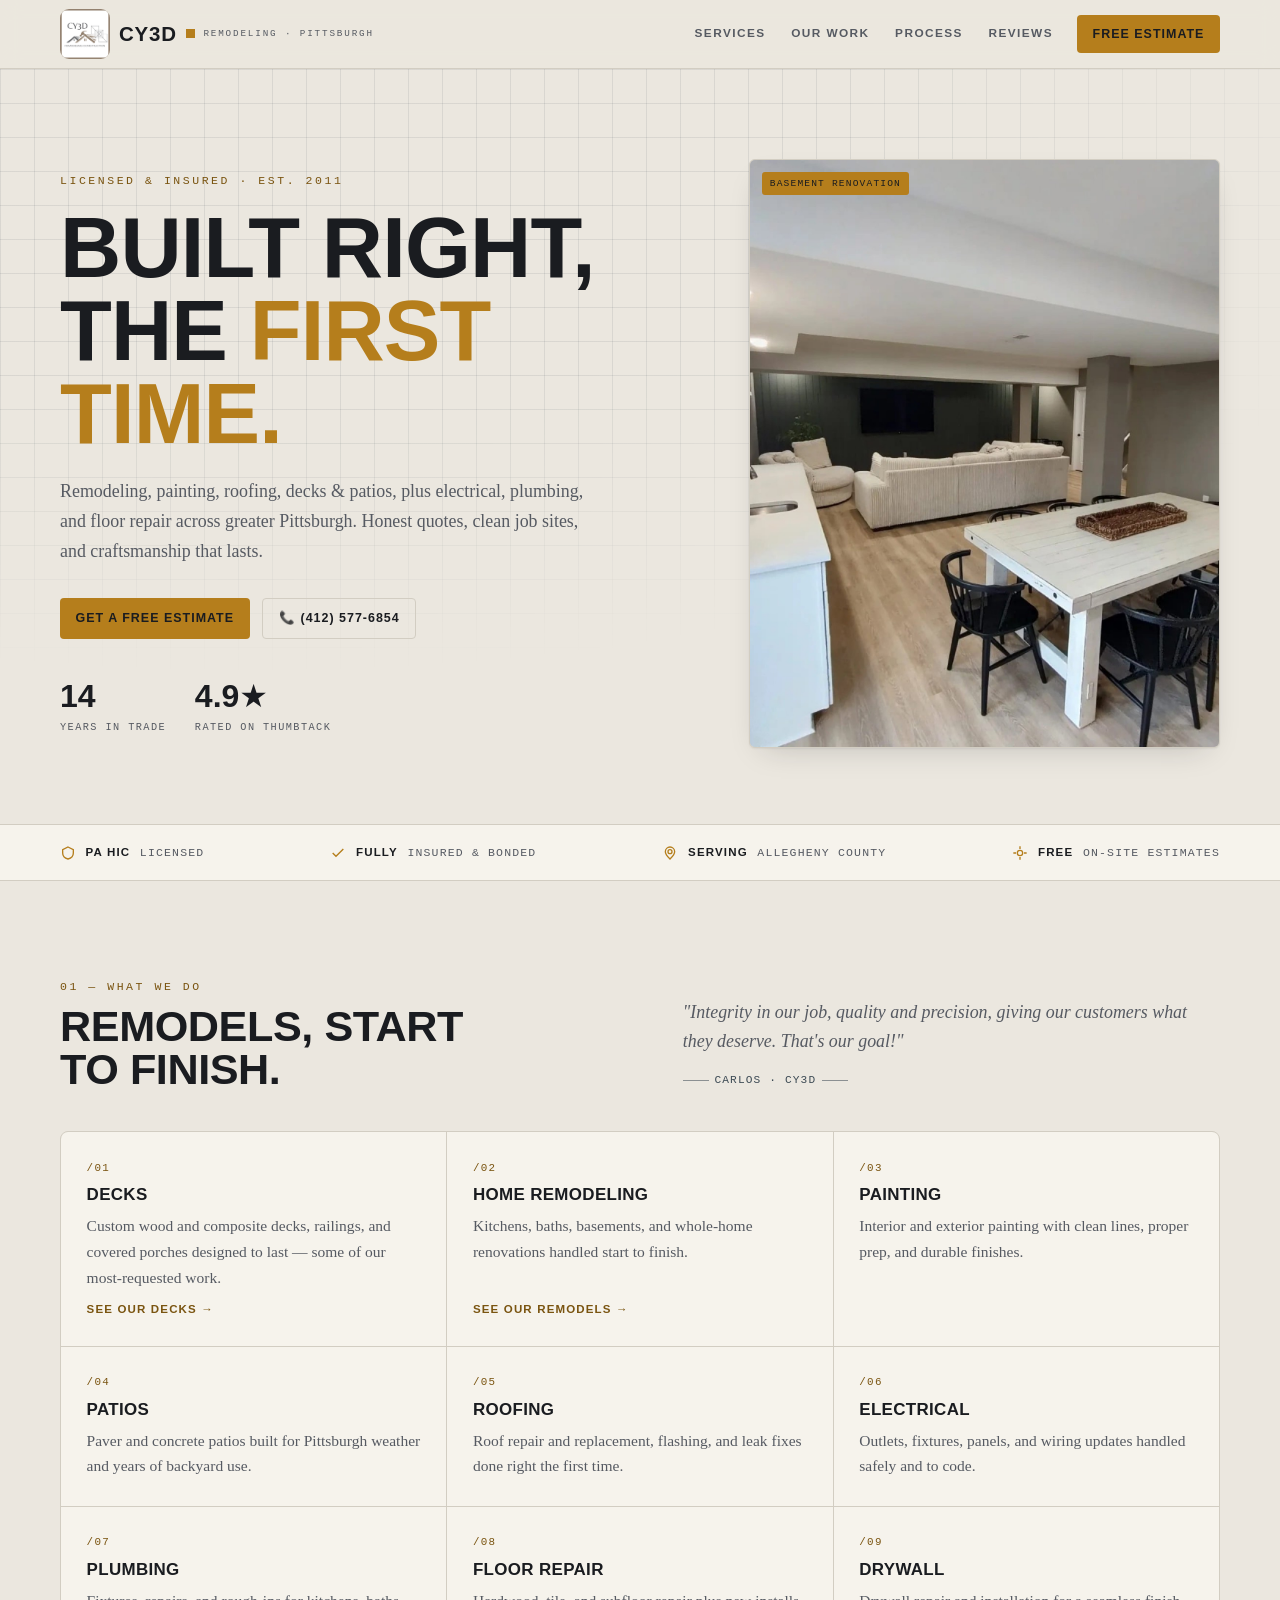
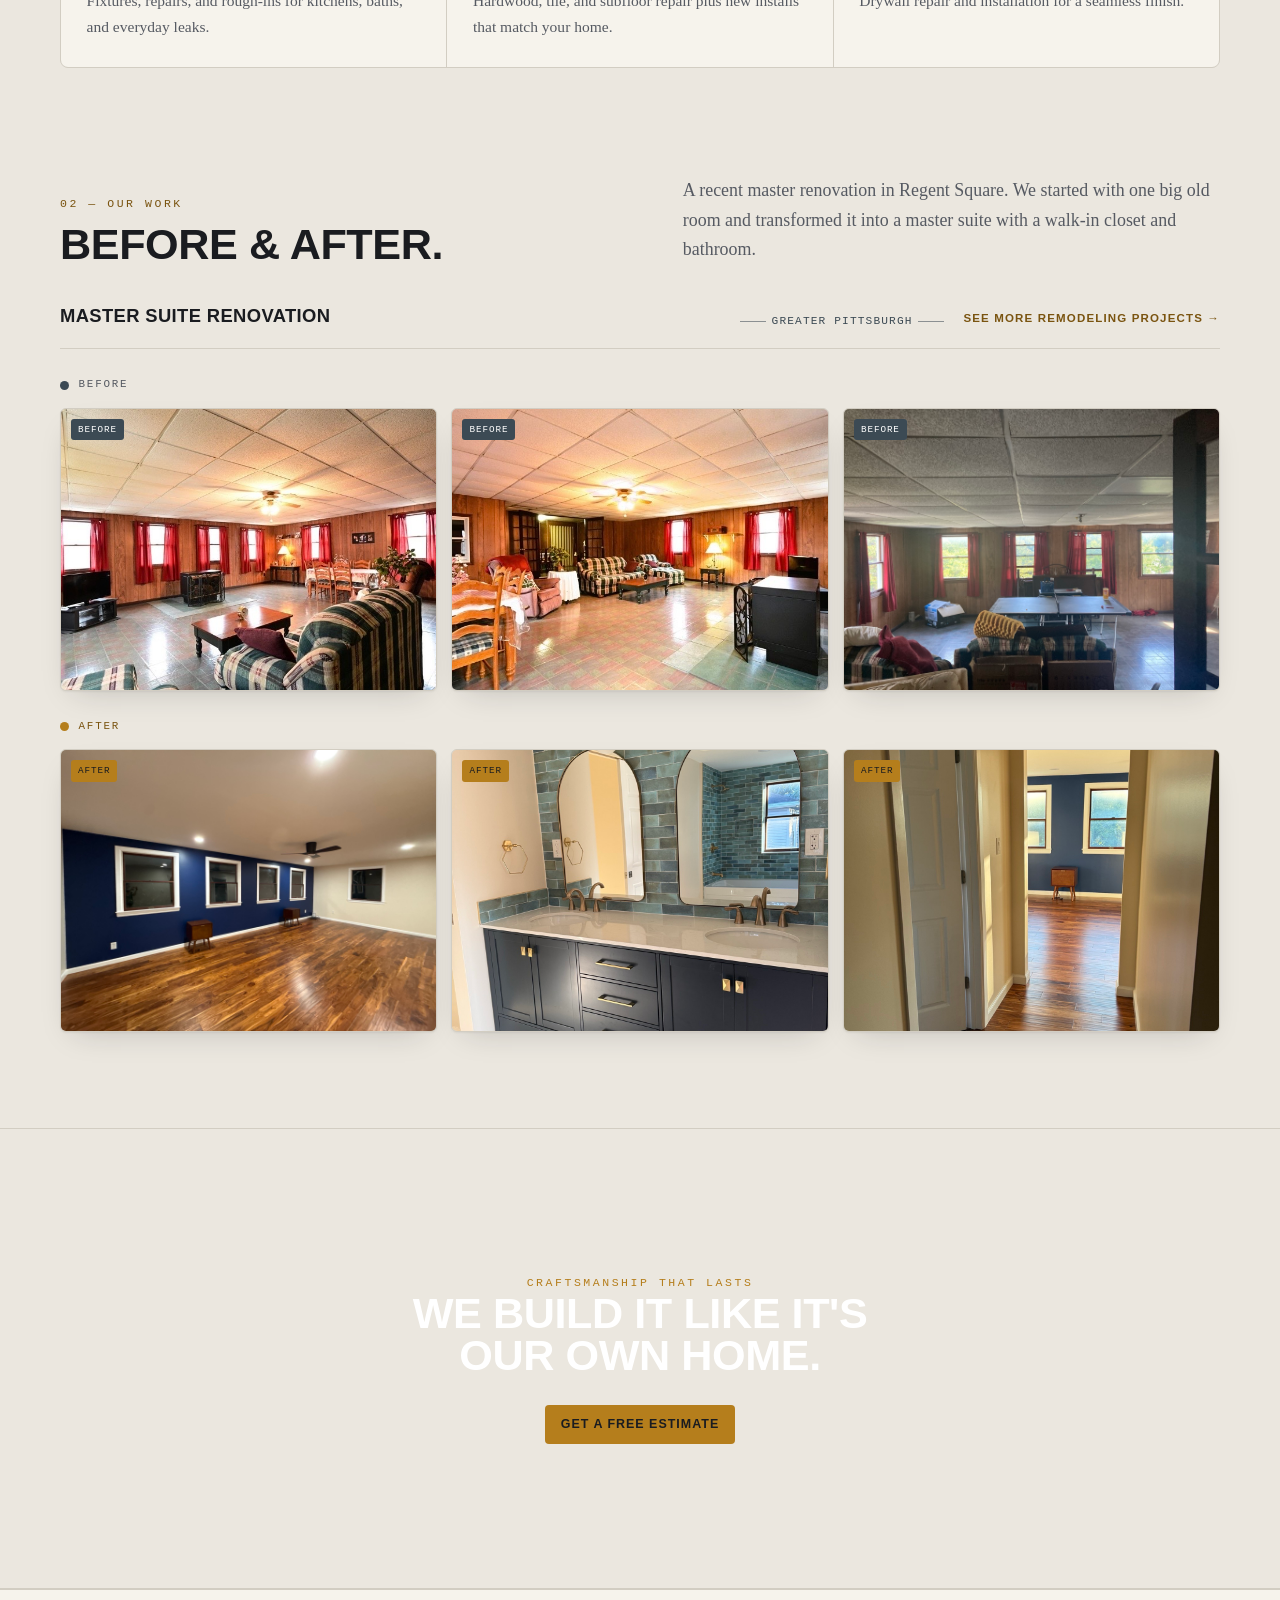
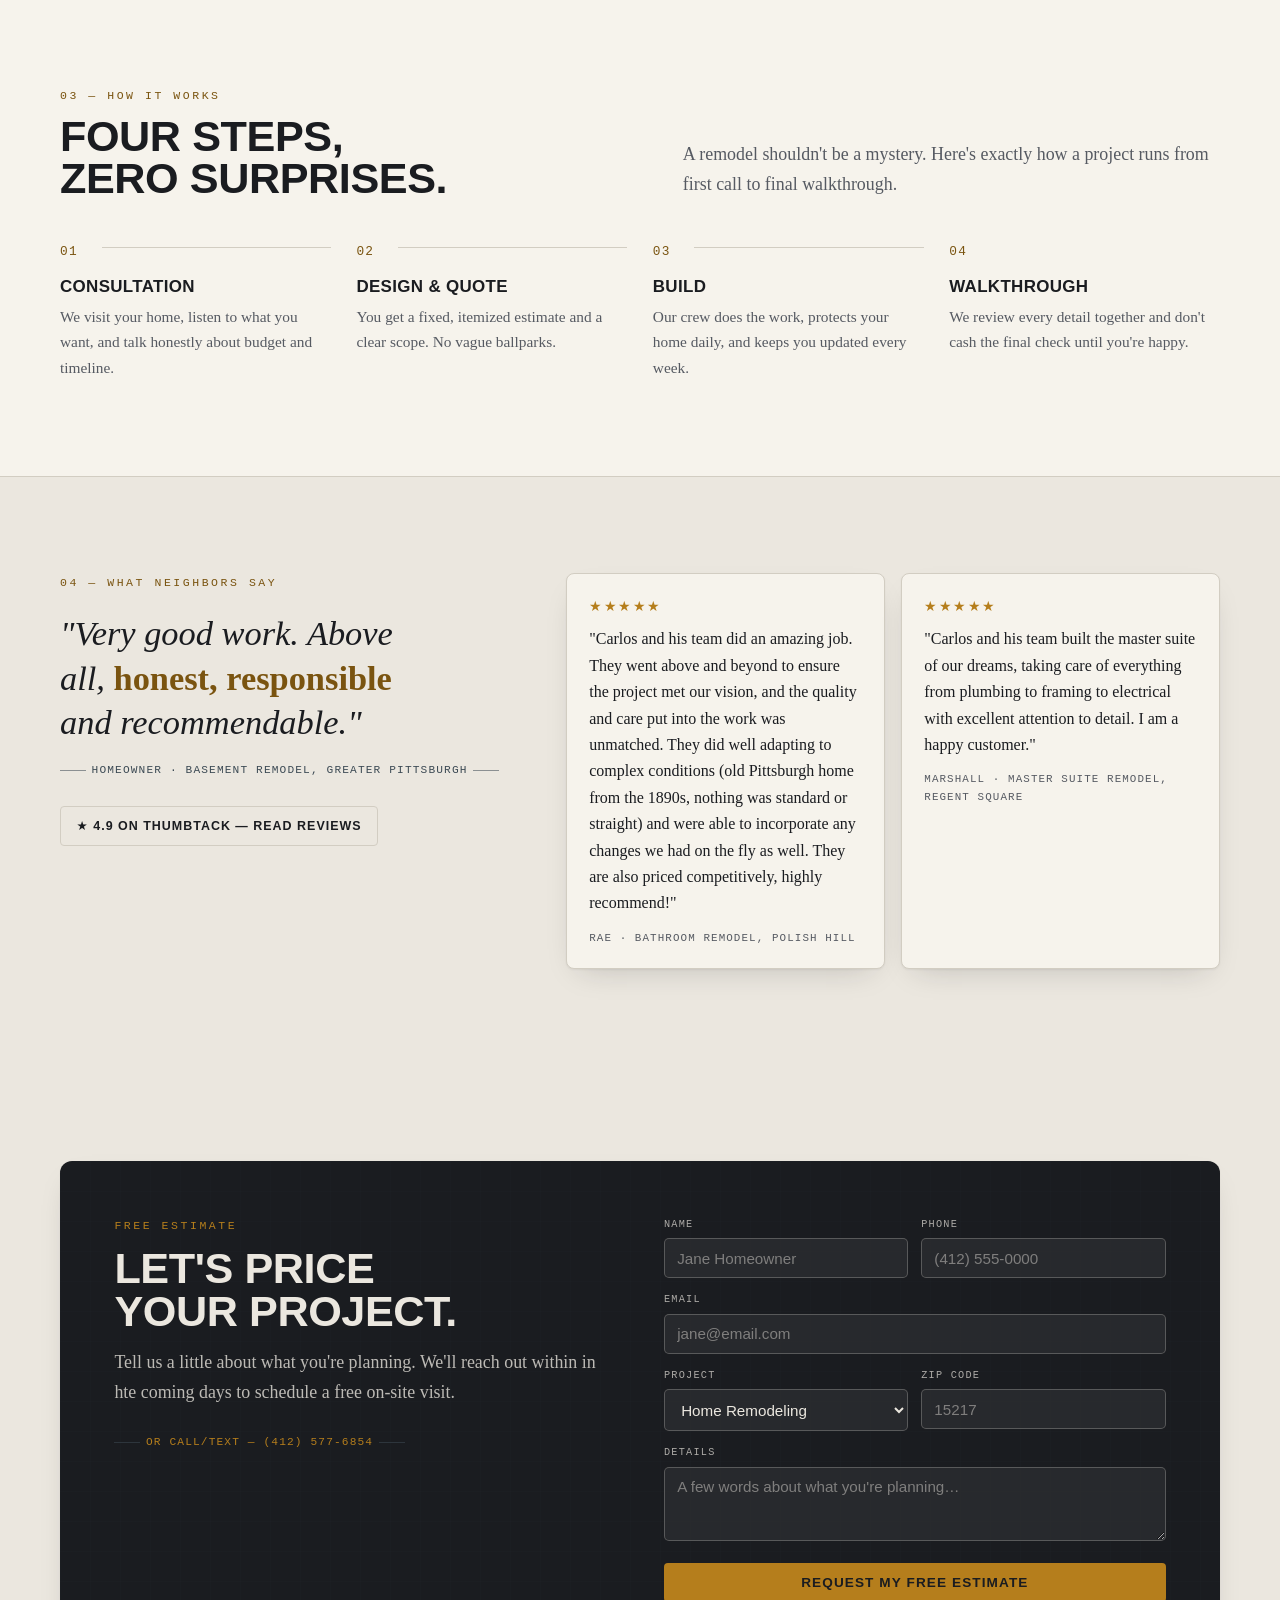
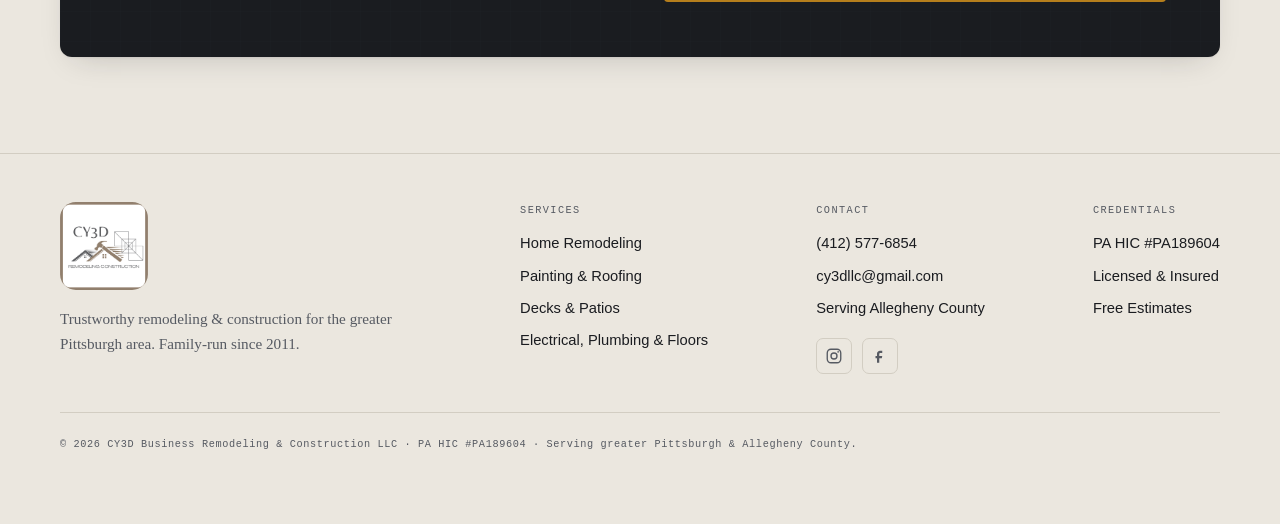
<file: index.html>
<!DOCTYPE html>
<html lang="en">
<head>
<meta charset="utf-8">
<meta name="viewport" content="width=device-width, initial-scale=1">
<title>CY3D Business Remodeling &amp; Construction | Pittsburgh General Contractor</title>
<meta name="description" content="Family-run Pittsburgh general contractor. Home remodeling, decks, patios, roofing, painting, electrical &amp; plumbing across Allegheny County. 14 years in the trade, 4.9★ on Thumbtack. PA HIC #PA189604.">
<link rel="canonical" href="https://cy3dllc.com/">
<meta name="theme-color" content="#B57E1C">
<meta property="og:type" content="website">
<meta property="og:title" content="CY3D Business Remodeling &amp; Construction | Pittsburgh General Contractor">
<meta property="og:description" content="Family-run Pittsburgh general contractor. Home remodeling, decks, patios, roofing, painting, electrical &amp; plumbing across Allegheny County. 4.9★ on Thumbtack.">
<meta property="og:url" content="https://cy3dllc.com/">
<meta property="og:image" content="https://cy3dllc.com/images/optimized/logo.png">
<meta name="twitter:card" content="summary_large_image">
<link rel="icon" type="image/png" href="images/optimized/logo.png">
<link rel="stylesheet" href="styles.css">
</head>
<body>

<header class="nav">
  <div class="wrap nav-in">
    <a class="brand" href="#" aria-label="CY3D — home"><img src="images/optimized/logo.png" alt="CY3D Remodeling Construction" width="480" height="479">CY3D<span class="dot"></span><small>Remodeling · Pittsburgh</small></a>
    <nav class="nav-links">
      <a href="#services">Services</a>
      <a href="#work">Our Work</a>
      <a href="#process">Process</a>
      <a href="#reviews">Reviews</a>
    </nav>
    <a href="#estimate" class="btn">Free Estimate</a>
  </div>
</header>

<section class="hero">
  <div class="wrap hero-in">
    <div>
      <p class="eyebrow reveal">Licensed &amp; Insured · Est. 2011</p>
      <h1 class="reveal" style="margin-top:1rem;">Built right,<br>the <span>first time.</span></h1>
      <p class="lede reveal">Remodeling, painting, roofing, decks &amp; patios, plus electrical, plumbing, and floor repair across greater Pittsburgh. Honest quotes, clean job sites, and craftsmanship that lasts.</p>
      <div class="hero-cta reveal">
        <a href="#estimate" class="btn">Get a Free Estimate</a>
        <a href="tel:+14125776854" class="btn ghost">📞 (412) 577-6854</a>
      </div>
      <div class="hero-stats reveal">
        <div class="stat"><div class="n">14</div><div class="l">Years in trade</div></div>
        <a class="stat" href="https://www.thumbtack.com/pa/pittsburgh/general-contractors/cy3d-business-remodeling-construction-llc/service/528218274981273603" target="_blank" rel="noopener" style="text-decoration:none;"><div class="n">4.9★</div><div class="l">Rated on Thumbtack</div></a>
      </div>
    </div>
    <div class="reveal">
      <div class="frame">
        <img src="images/optimized/home/basement-1.jpg" alt="Whole basement renovation in the greater Pittsburgh area">
        <span class="tick tl"></span><span class="tick tr"></span><span class="tick bl"></span><span class="tick br"></span>
        <span class="badge">Basement renovation</span>
      </div>
    </div>
  </div>
</section>

<div class="trust">
  <div class="wrap trust-in">
    <div class="item"><svg viewBox="0 0 24 24"><path d="M12 3l8 4v5c0 5-3.5 8-8 9-4.5-1-8-4-8-9V7z"/></svg> <b>PA HIC</b> Licensed</div>
    <div class="item"><svg viewBox="0 0 24 24"><path d="M20 6L9 17l-5-5"/></svg> <b>Fully</b> Insured &amp; Bonded</div>
    <div class="item"><svg viewBox="0 0 24 24"><circle cx="12" cy="10" r="3"/><path d="M12 21c5-5 7-8 7-11a7 7 0 10-14 0c0 3 2 6 7 11z"/></svg> <b>Serving</b> Allegheny County</div>
    <div class="item"><svg viewBox="0 0 24 24"><path d="M12 2v4M12 18v4M2 12h4M18 12h4"/><circle cx="12" cy="12" r="4"/></svg> <b>Free</b> On-Site Estimates</div>
  </div>
</div>

<section class="band" id="services">
  <div class="wrap">
    <div class="sec-head">
      <div>
        <p class="eyebrow">01 — What we do</p>
        <h2 style="margin-top:.6rem;">Remodels, start<br>to finish.</h2>
      </div>
      <div>
        <p class="lede" style="font-style:italic;">"Integrity in our job, quality and precision, giving our customers what they deserve. That's our goal!"</p>
        <p class="measure" style="margin-top:.9rem;">Carlos · CY3D</p>
      </div>
    </div>
    <div class="grid-svc">
      <a class="svc svc-link" href="decks.html"><span class="no">/01</span><h3>Decks</h3><p>Custom wood and composite decks, railings, and covered porches designed to last — some of our most-requested work.</p><span class="arrow">See our decks →</span></a>
      <a class="svc svc-link" href="remodeling.html"><span class="no">/02</span><h3>Home Remodeling</h3><p>Kitchens, baths, basements, and whole-home renovations handled start to finish.</p><span class="arrow">See our remodels →</span></a>
      <div class="svc"><span class="no">/03</span><h3>Painting</h3><p>Interior and exterior painting with clean lines, proper prep, and durable finishes.</p></div>
      <div class="svc"><span class="no">/04</span><h3>Patios</h3><p>Paver and concrete patios built for Pittsburgh weather and years of backyard use.</p></div>
      <div class="svc"><span class="no">/05</span><h3>Roofing</h3><p>Roof repair and replacement, flashing, and leak fixes done right the first time.</p></div>
      <div class="svc"><span class="no">/06</span><h3>Electrical</h3><p>Outlets, fixtures, panels, and wiring updates handled safely and to code.</p></div>
      <div class="svc"><span class="no">/07</span><h3>Plumbing</h3><p>Fixtures, repairs, and rough-ins for kitchens, baths, and everyday leaks.</p></div>
      <div class="svc"><span class="no">/08</span><h3>Floor Repair</h3><p>Hardwood, tile, and subfloor repair plus new installs that match your home.</p></div>
      <div class="svc"><span class="no">/09</span><h3>Drywall</h3><p>Drywall repair and installation for a seamless finish.</p></div>
    </div>
  </div>
</section>

<section class="band" id="work" style="padding-top:0;">
  <div class="wrap">
    <div class="sec-head">
      <div>
        <p class="eyebrow">02 — Our work</p>
        <h2 style="margin-top:.6rem;">Before &amp; after.</h2>
      </div>
      <p class="lede">A recent master renovation in Regent Square. We started with one big old room and transformed it into a master suite with a walk-in closet and bathroom.</p>
    </div>
    <div class="project reveal">
      <div class="project-head">
        <h3>Master Suite Renovation</h3>
        <div class="ph-right">
          <span class="measure">Greater Pittsburgh</span>
          <a class="proj-link" href="remodeling.html">See more remodeling projects →</a>
        </div>
      </div>
      <div class="ba-group">
        <p class="ba-label">Before</p>
        <div class="ba-row">
          <figure class="photo"><span class="tag">Before</span><img src="images/optimized/before-2.jpg" loading="lazy" width="750" height="484" alt="Room before renovation"></figure>
          <figure class="photo"><span class="tag">Before</span><img src="images/optimized/before-1.jpg" loading="lazy" width="750" height="485" alt="Room before renovation"></figure>
          <figure class="photo"><span class="tag">Before</span><img src="images/optimized/before-3.jpg" loading="lazy" width="1600" height="1200" alt="Room before renovation"></figure>
        </div>
      </div>
      <div class="ba-group">
        <p class="ba-label is-after">After</p>
        <div class="ba-row">
          <figure class="photo"><span class="tag is-after">After</span><img src="images/optimized/after-1.jpg" loading="lazy" width="1600" height="1200" alt="Finished bedroom after renovation"></figure>
          <figure class="photo"><span class="tag is-after">After</span><img src="images/optimized/after-2.jpg" loading="lazy" width="1200" height="1600" alt="Finished bathroom after renovation"></figure>
          <figure class="photo"><span class="tag is-after">After</span><img src="images/optimized/after-3.jpg" loading="lazy" width="1200" height="1600" alt="Finished hallway after renovation"></figure>
        </div>
      </div>
    </div>
  </div>
</section>

<section class="parallax">
  <div class="wrap parallax-inner">
    <p class="eyebrow">Craftsmanship that lasts</p>
    <h2>We build it like it's<br>our own home.</h2>
    <a href="#estimate" class="btn">Get a Free Estimate</a>
  </div>
</section>

<section class="band process" id="process">
  <div class="wrap">
    <div class="sec-head">
      <div>
        <p class="eyebrow">03 — How it works</p>
        <h2 style="margin-top:.6rem;">Four steps,<br>zero surprises.</h2>
      </div>
      <p class="lede">A remodel shouldn't be a mystery. Here's exactly how a project runs from first call to final walkthrough.</p>
    </div>
    <div class="steps">
      <div class="step"><h3>Consultation</h3><p>We visit your home, listen to what you want, and talk honestly about budget and timeline.</p></div>
      <div class="step"><h3>Design &amp; Quote</h3><p>You get a fixed, itemized estimate and a clear scope. No vague ballparks.</p></div>
      <div class="step"><h3>Build</h3><p>Our crew does the work, protects your home daily, and keeps you updated every week.</p></div>
      <div class="step"><h3>Walkthrough</h3><p>We review every detail together and don't cash the final check until you're happy.</p></div>
    </div>
  </div>
</section>

<section class="band quote-band" id="reviews">
  <div class="wrap quote-grid">
    <div>
      <p class="eyebrow">04 — What neighbors say</p>
      <p class="q" style="margin-top:1.2rem;">"Very good work. Above all, <b>honest, responsible</b> and recommendable."</p>
      <p class="measure" style="margin-top:1rem;">Homeowner · Basement remodel, Greater Pittsburgh</p>
      <a href="https://www.thumbtack.com/pa/pittsburgh/general-contractors/cy3d-business-remodeling-construction-llc/service/528218274981273603" target="_blank" rel="noopener" class="btn ghost" style="margin-top:1.6rem;">★ 4.9 on Thumbtack — Read Reviews</a>
    </div>
    <div class="revcards">
      <div class="rev"><div class="stars">★★★★★</div><p>"Carlos and his team did an amazing job. They went above and beyond to ensure the project met our vision, and the quality and care put into the work was unmatched. They did well adapting to complex conditions (old Pittsburgh home from the 1890s, nothing was standard or straight) and were able to incorporate any changes we had on the fly as well. They are also priced competitively, highly recommend!"</p><div class="who">Rae · Bathroom remodel, Polish Hill</div></div>
      <div class="rev"><div class="stars">★★★★★</div><p>"Carlos and his team built the master suite of our dreams, taking care of everything from plumbing to framing to electrical with excellent attention to detail. I am a happy customer."</p><div class="who">Marshall · Master suite remodel, Regent Square</div></div>
    </div>
  </div>
</section>

<section class="band" id="estimate">
  <div class="wrap">
    <div class="cta">
      <div class="cta-grid">
        <div>
          <p class="eyebrow">Free estimate</p>
          <h2 style="margin-top:.8rem;">Let's price<br>your project.</h2>
          <p class="lede" style="margin-top:1rem;">Tell us a little about what you're planning. We'll reach out within in hte coming days to schedule a free on-site visit.</p>
          <p class="measure" style="margin-top:1.6rem; color: var(--accent);">Or call/text — (412) 577-6854</p>
        </div>  
        <form id="quote">
          <div class="row2">
            <div><label for="n">Name</label><input id="n" name="name" placeholder="Jane Homeowner" required></div>
            <div><label for="p">Phone</label><input id="p" name="phone" placeholder="(412) 555-0000" required></div>
          </div>
          <div><label for="e">Email</label><input id="e" name="email" type="email" placeholder="jane@email.com"></div>
          <div class="row2">
            <div><label for="proj">Project</label>
              <select id="proj" name="project">
                <option>Home Remodeling</option><option>Painting</option><option>Patio</option>
                <option>Deck</option><option>Roofing</option><option>Electrical</option>
                <option>Plumbing</option><option>Floor Repair</option><option>Not sure yet</option>
              </select>
            </div>
            <div><label for="z">ZIP code</label><input id="z" name="zip" placeholder="15217"></div>
          </div>
          <div><label for="d">Details</label><textarea id="d" name="details" rows="3" placeholder="A few words about what you're planning…"></textarea></div>
          <button class="btn" type="submit">Request My Free Estimate</button>
        </form>
      </div>
    </div>
  </div>
</section>

<footer>
  <div class="wrap">
    <div class="foot-grid">
      <div class="foot-col" style="max-width:22rem;">
        <img class="foot-logo" src="images/optimized/logo.png" alt="CY3D Remodeling Construction" width="480" height="479">
        <span style="color:var(--ink-soft); font-family:var(--serif); font-size:.95rem;">Trustworthy remodeling &amp; construction for the greater Pittsburgh area. Family-run since 2011.</span>
      </div>
      <div class="foot-col">
        <div class="h">Services</div>
        <a href="#services">Home Remodeling</a><a href="#services">Painting &amp; Roofing</a><a href="#services">Decks &amp; Patios</a><a href="#services">Electrical, Plumbing &amp; Floors</a>
      </div>
      <div class="foot-col">
        <div class="h">Contact</div>
        <a href="tel:+14125776854">(412) 577-6854</a>
        <a href="mailto:cy3dllc@gmail.com">cy3dllc@gmail.com</a>
        <span>Serving Allegheny County</span>
        <div class="social">
          <a href="https://www.instagram.com/cy3dllc?igsh=Z3B3cXZqZWVoZXhq" target="_blank" rel="noopener" aria-label="CY3D on Instagram">
            <svg viewBox="0 0 24 24" fill="none" stroke="currentColor" stroke-width="1.8"><rect x="3" y="3" width="18" height="18" rx="5"/><circle cx="12" cy="12" r="4"/><circle cx="17.5" cy="6.5" r="1.1" fill="currentColor" stroke="none"/></svg>
          </a>
          <a href="https://www.facebook.com/profile.php?id=61556541298999&mibextid=LQQJ4d" target="_blank" rel="noopener" aria-label="CY3D on Facebook">
            <svg viewBox="0 0 24 24" fill="currentColor"><path d="M15 8h-2.5C11.7 8 11 8.7 11 9.5V12h4l-.6 3H11v6H8v-6H6v-3h2V9c0-2.2 1.8-4 4-4h3z"/></svg>
          </a>
        </div>
      </div>
      <div class="foot-col">
        <div class="h">Credentials</div>
        <span>PA HIC #PA189604</span>
        <span>Licensed &amp; Insured</span>
        <span>Free Estimates</span>
      </div>
    </div>
    <p class="foot-note">© 2026 CY3D Business Remodeling &amp; Construction LLC · PA HIC #PA189604 · Serving greater Pittsburgh &amp; Allegheny County.</p>
  </div>
</footer>

<div class="toast" id="toast">Thanks — we'll be in touch within one business day.</div>

<script>
  // form demo
  document.getElementById('quote').addEventListener('submit', function (e) {
    e.preventDefault();
    var t = document.getElementById('toast');
    t.classList.add('show');
    this.reset();
    setTimeout(function () { t.classList.remove('show'); }, 3200);
  });
  // scroll reveal
  var reduce = window.matchMedia('(prefers-reduced-motion: reduce)').matches;
  if (!reduce && 'IntersectionObserver' in window) {
    var io = new IntersectionObserver(function (es) {
      es.forEach(function (en) { if (en.isIntersecting) { en.target.classList.add('in'); io.unobserve(en.target); } });
    }, { threshold: 0.12 });
    document.querySelectorAll('.reveal').forEach(function (el) { io.observe(el); });
  } else {
    document.querySelectorAll('.reveal').forEach(function (el) { el.classList.add('in'); });
  }
</script>
</body>
</html>
</file>
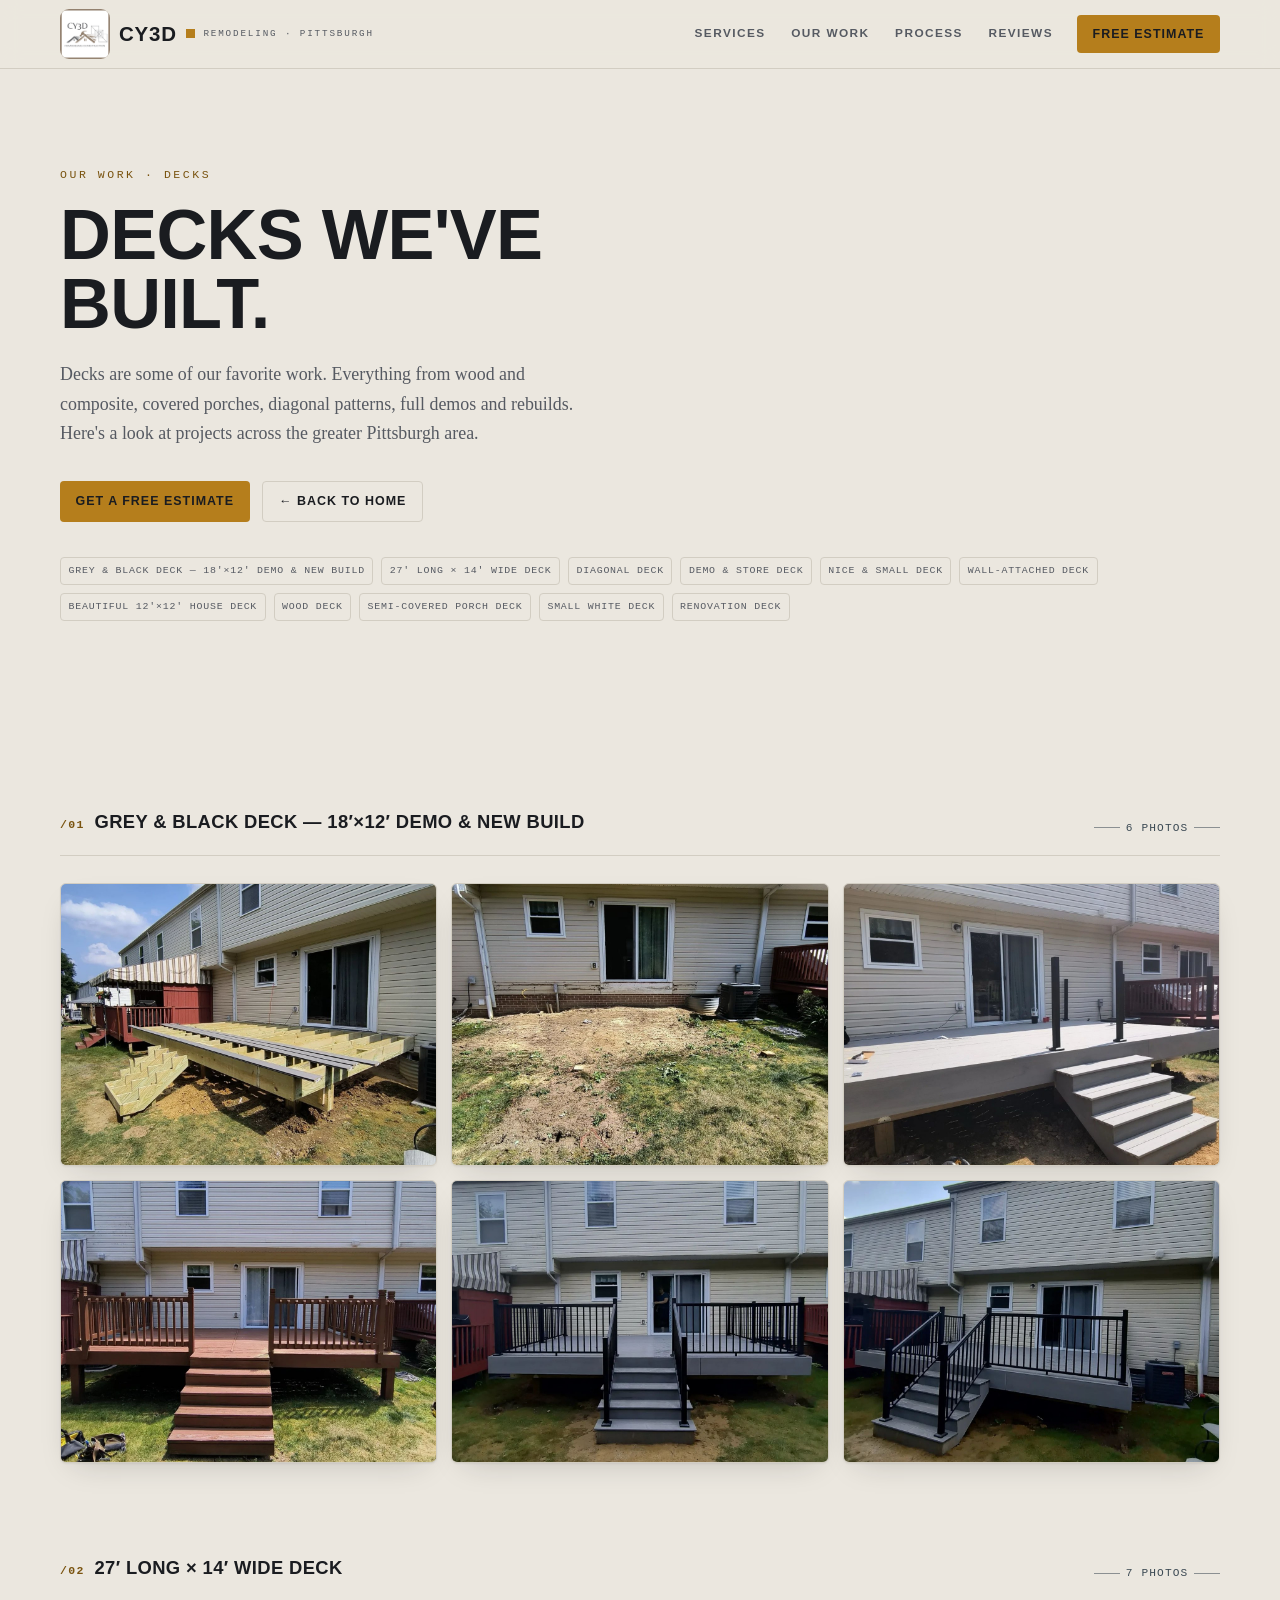
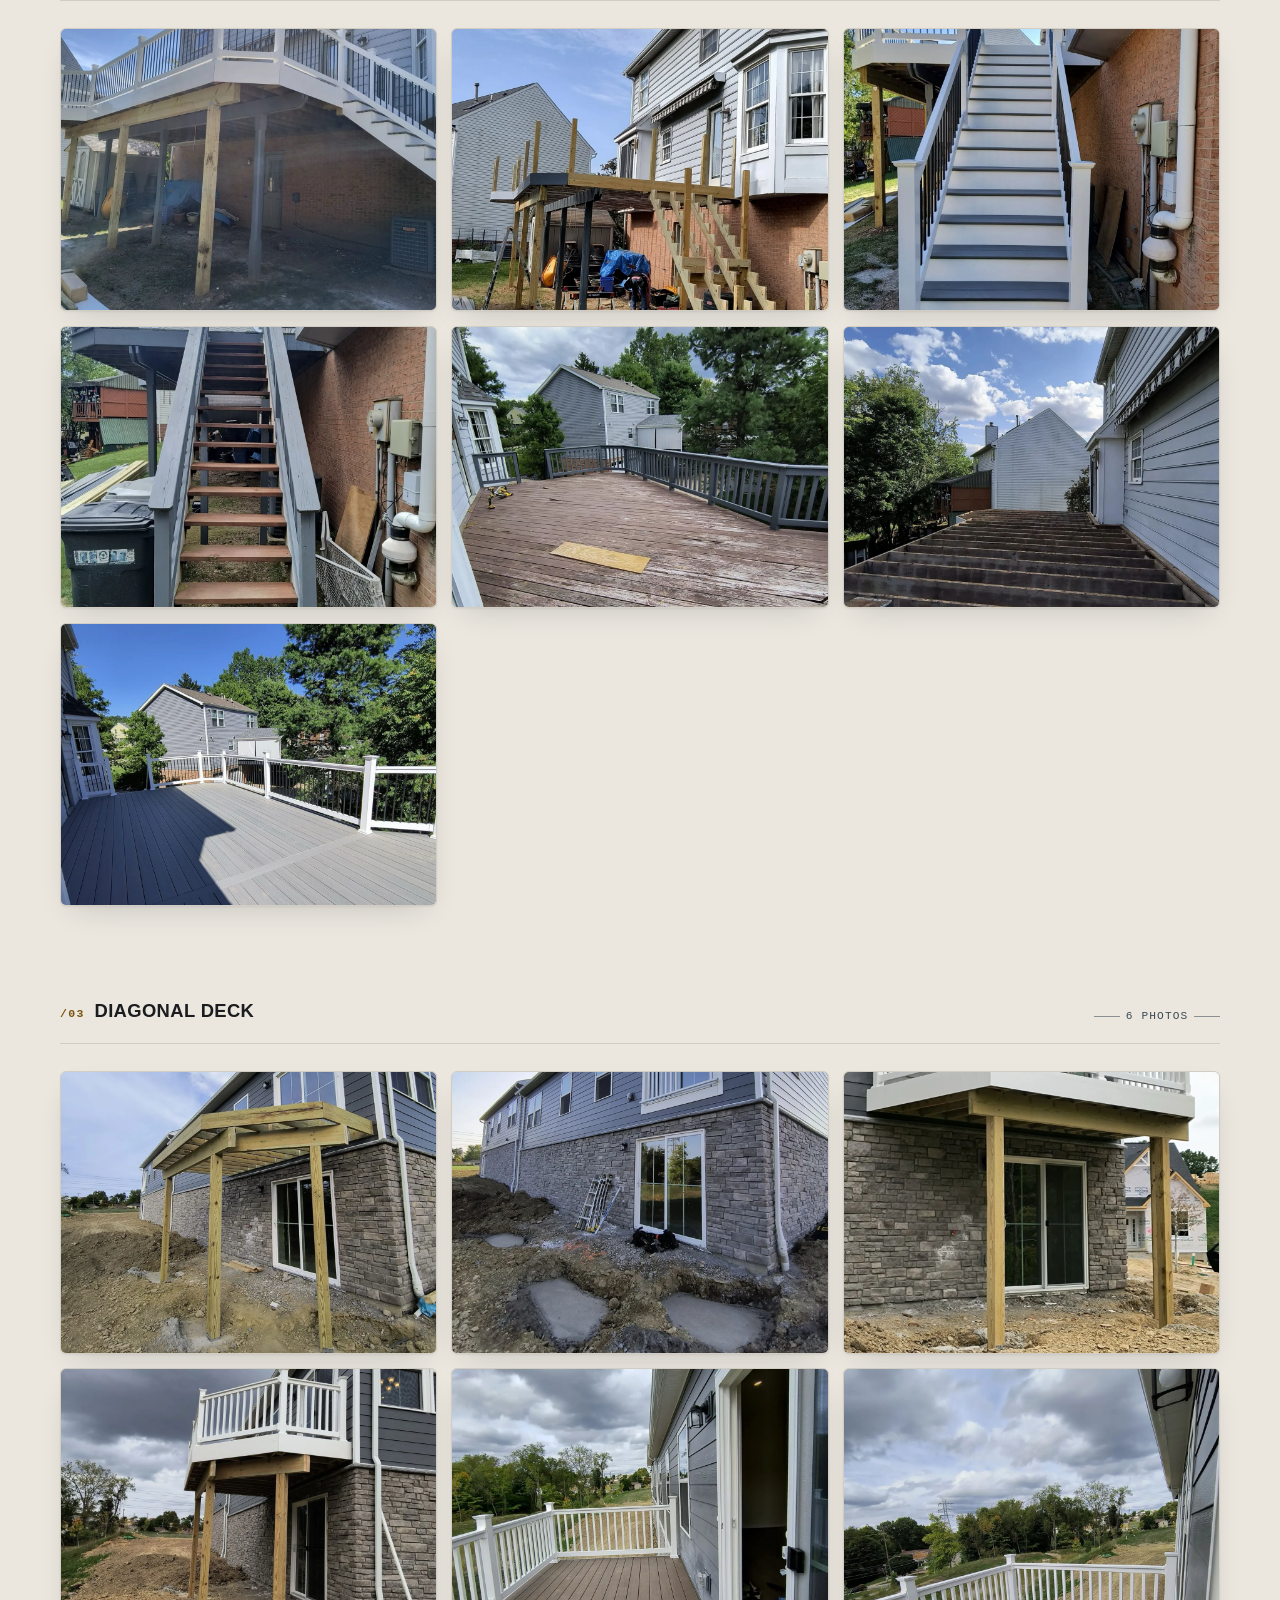
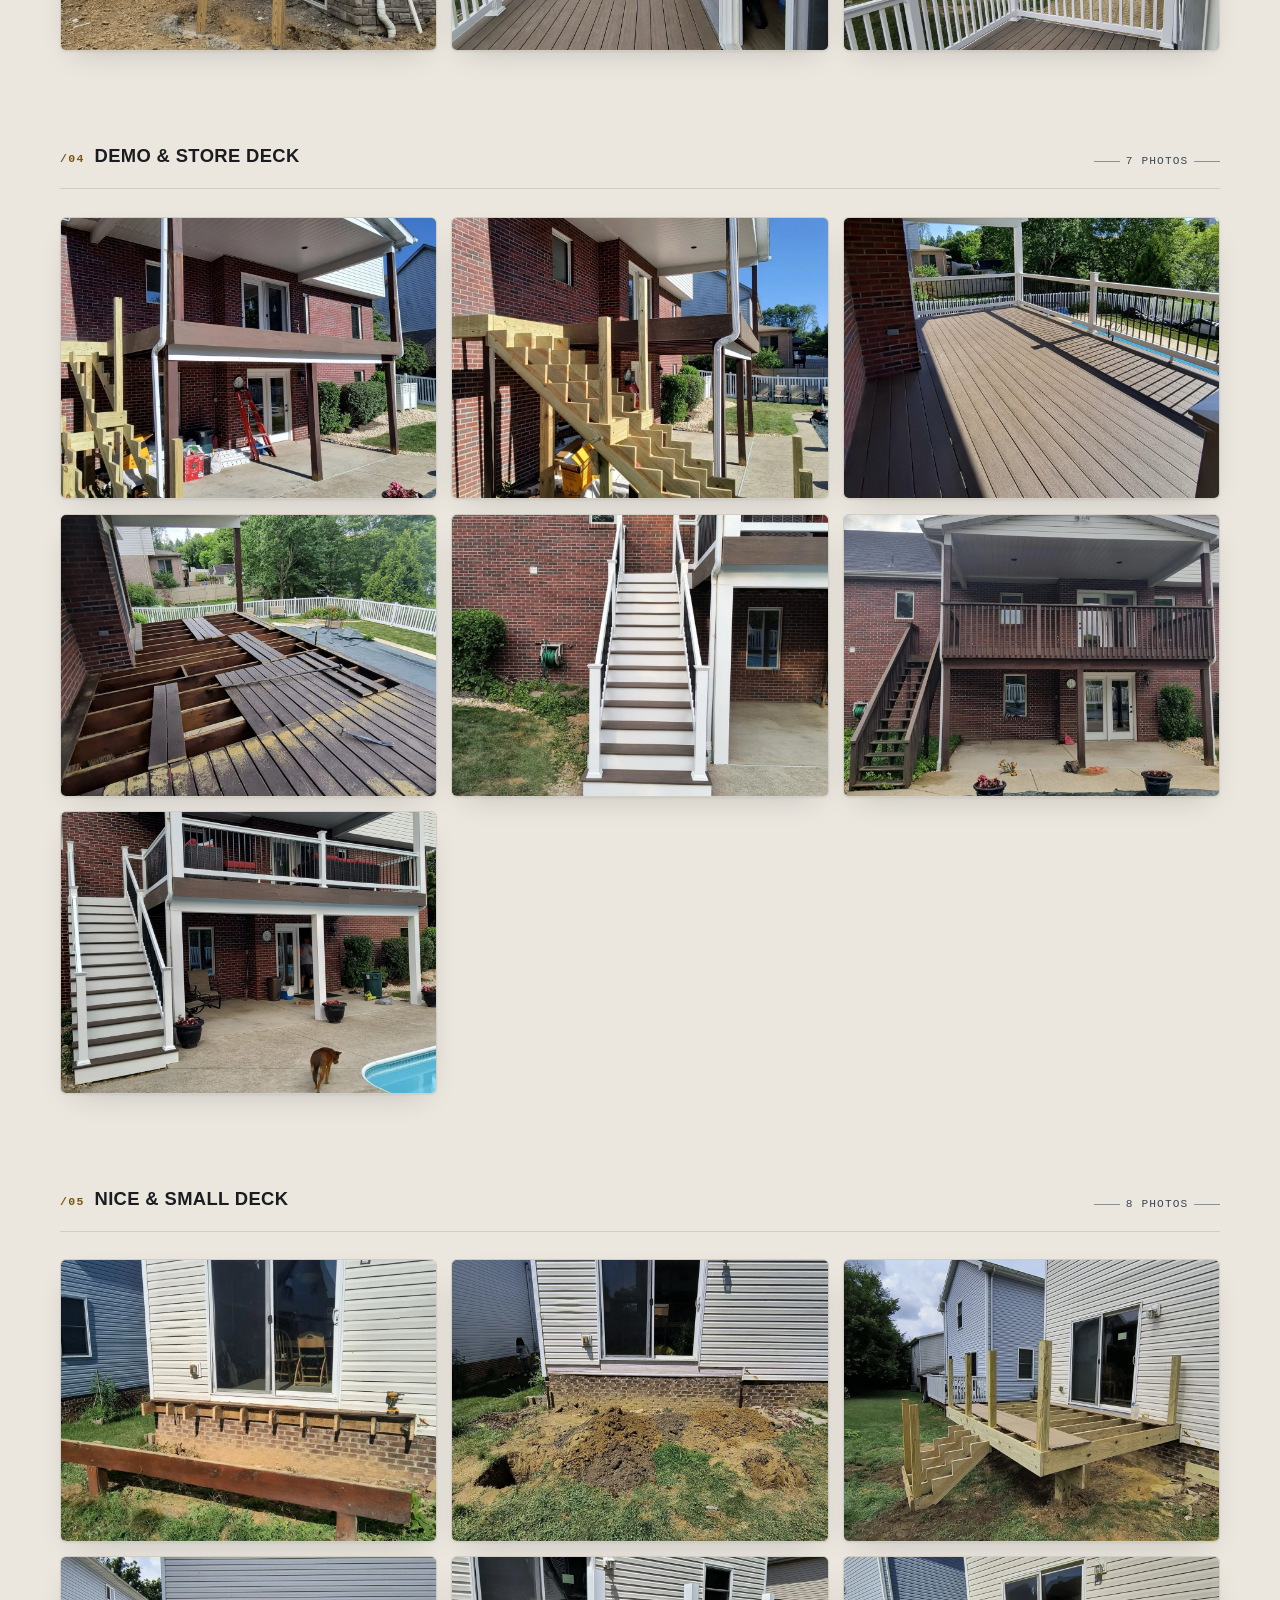
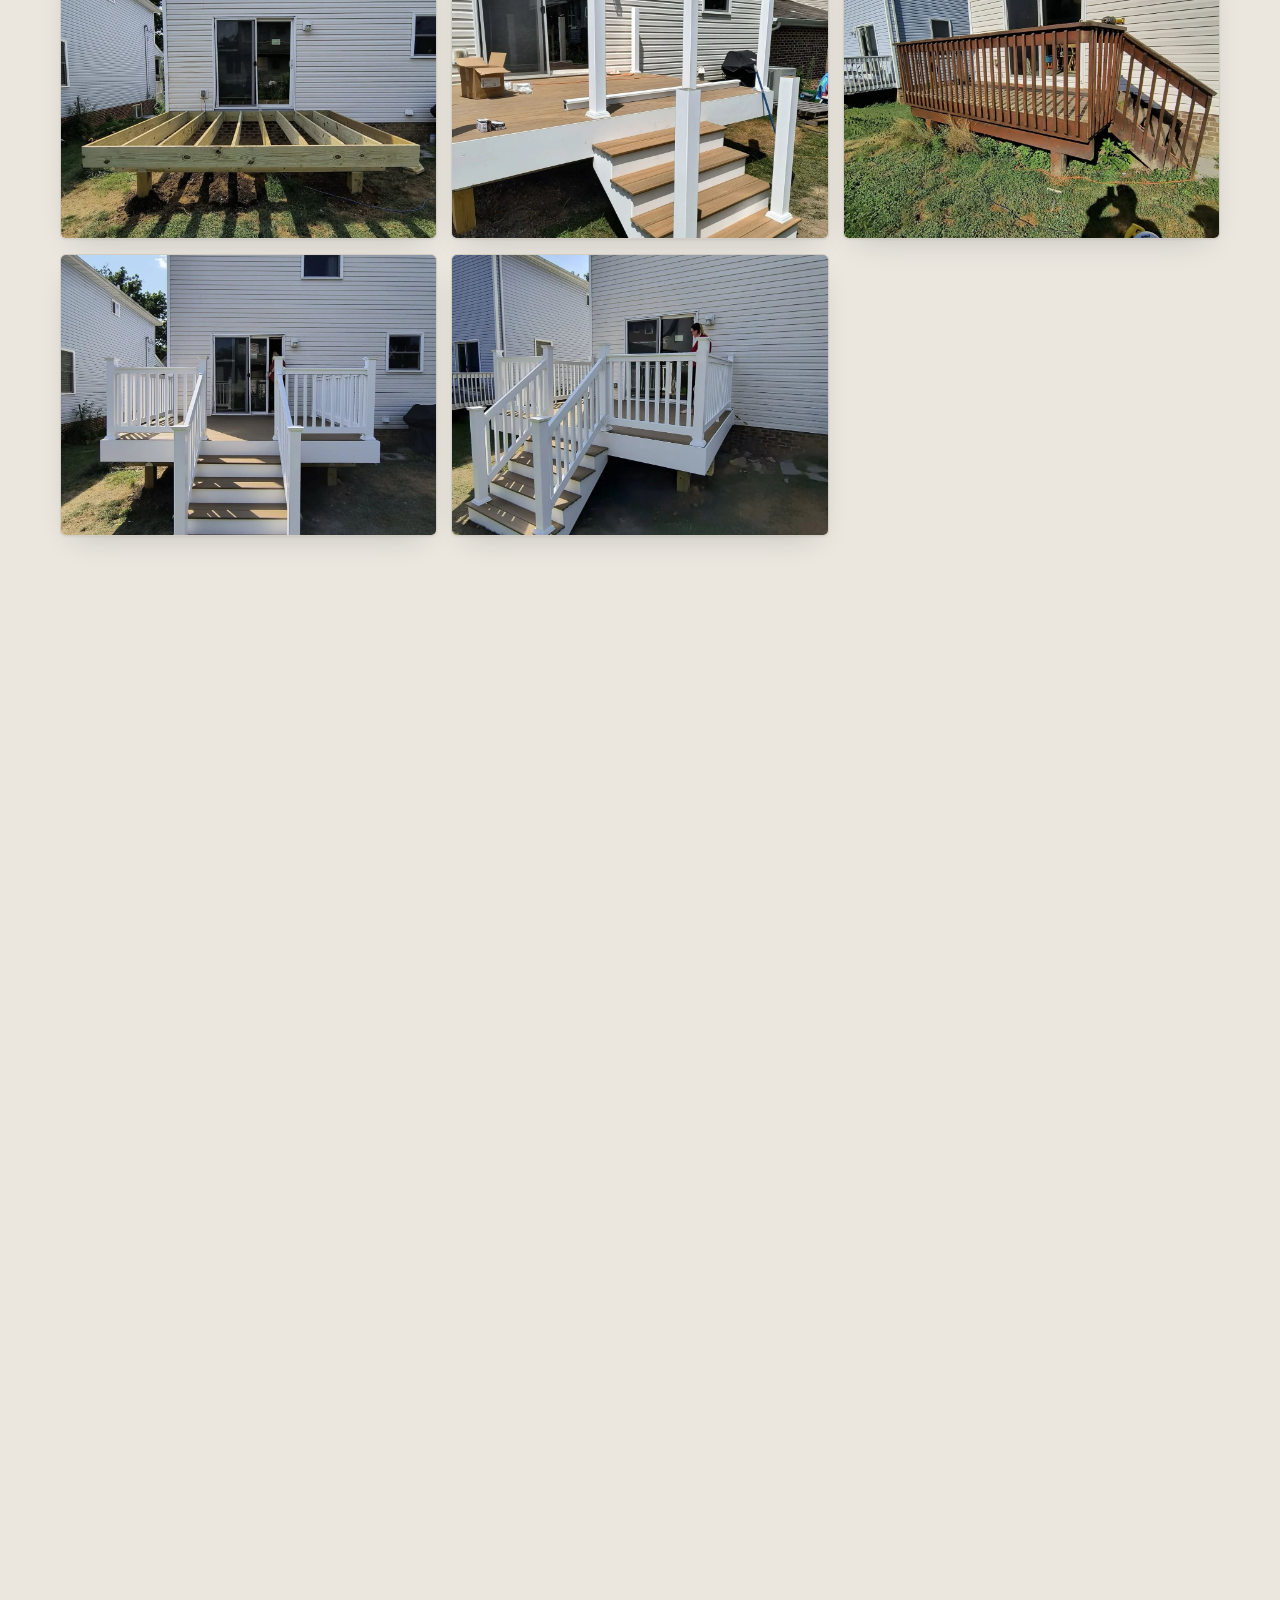
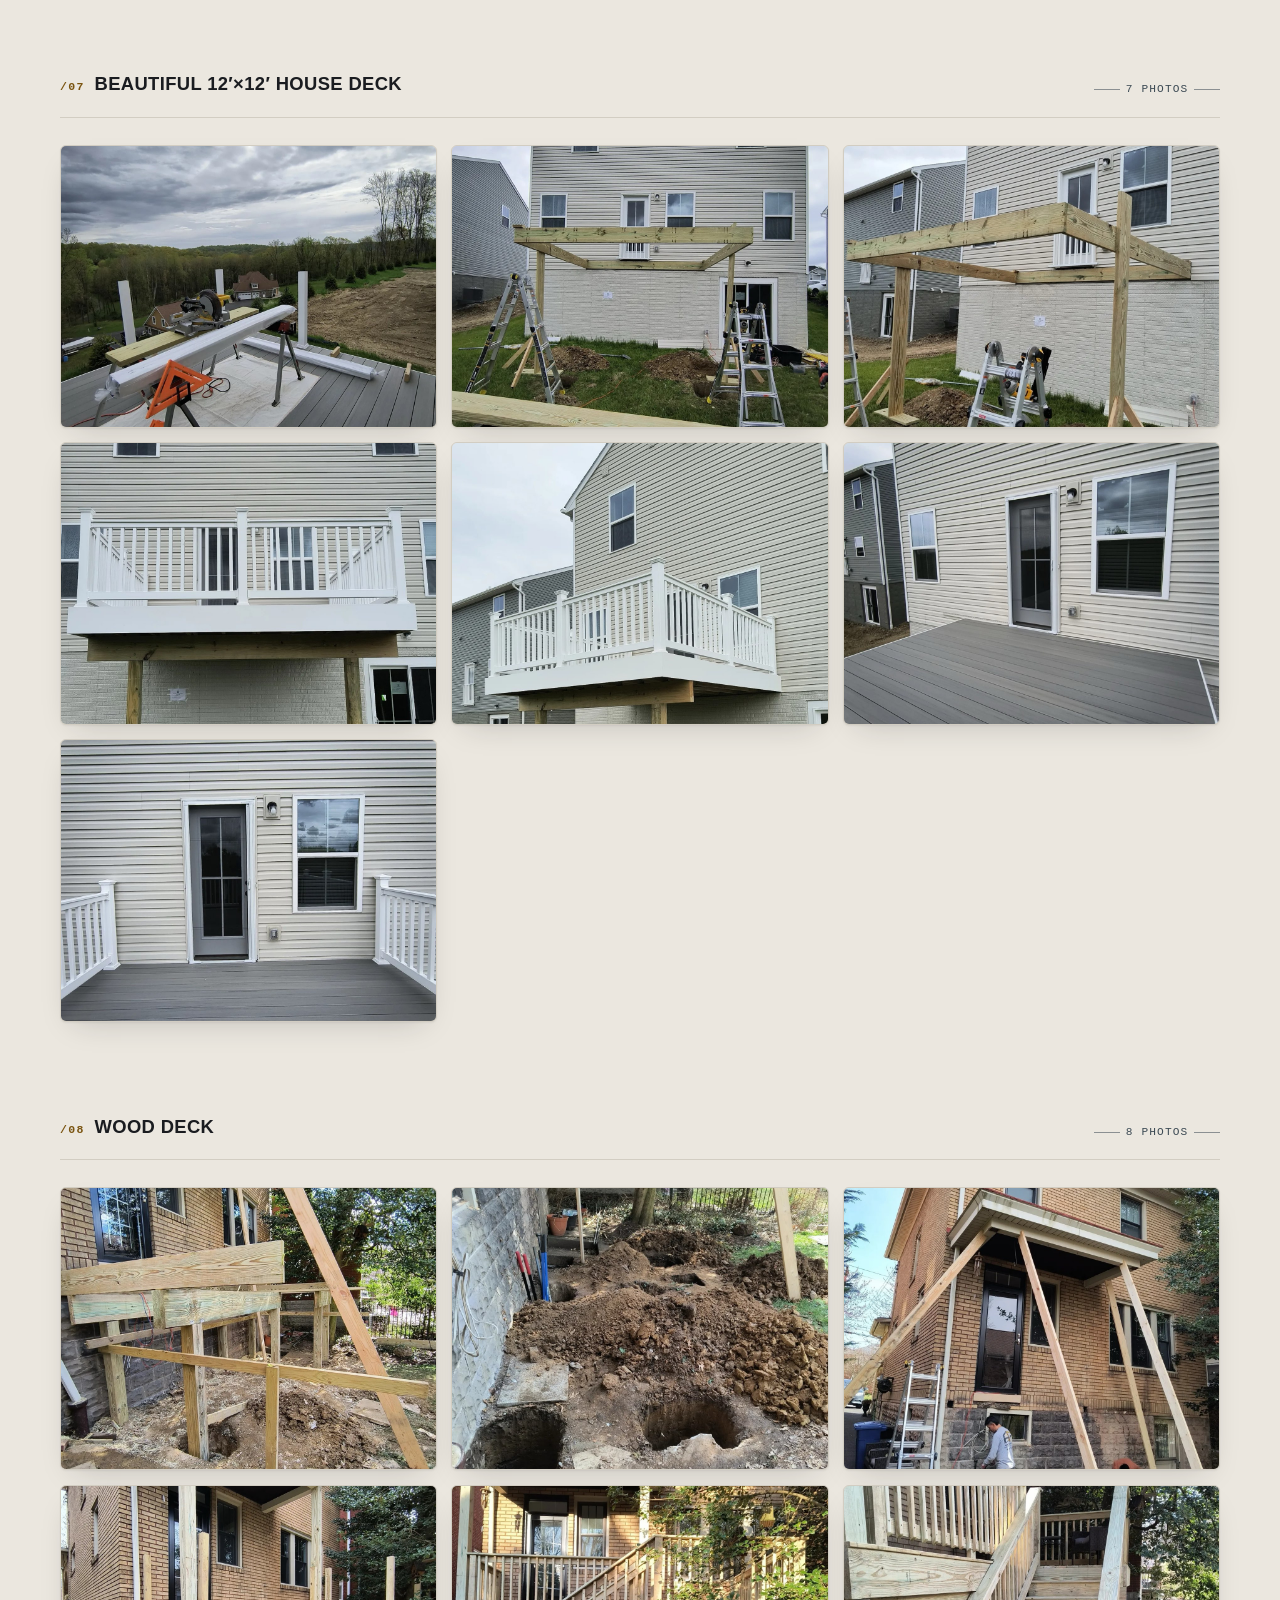
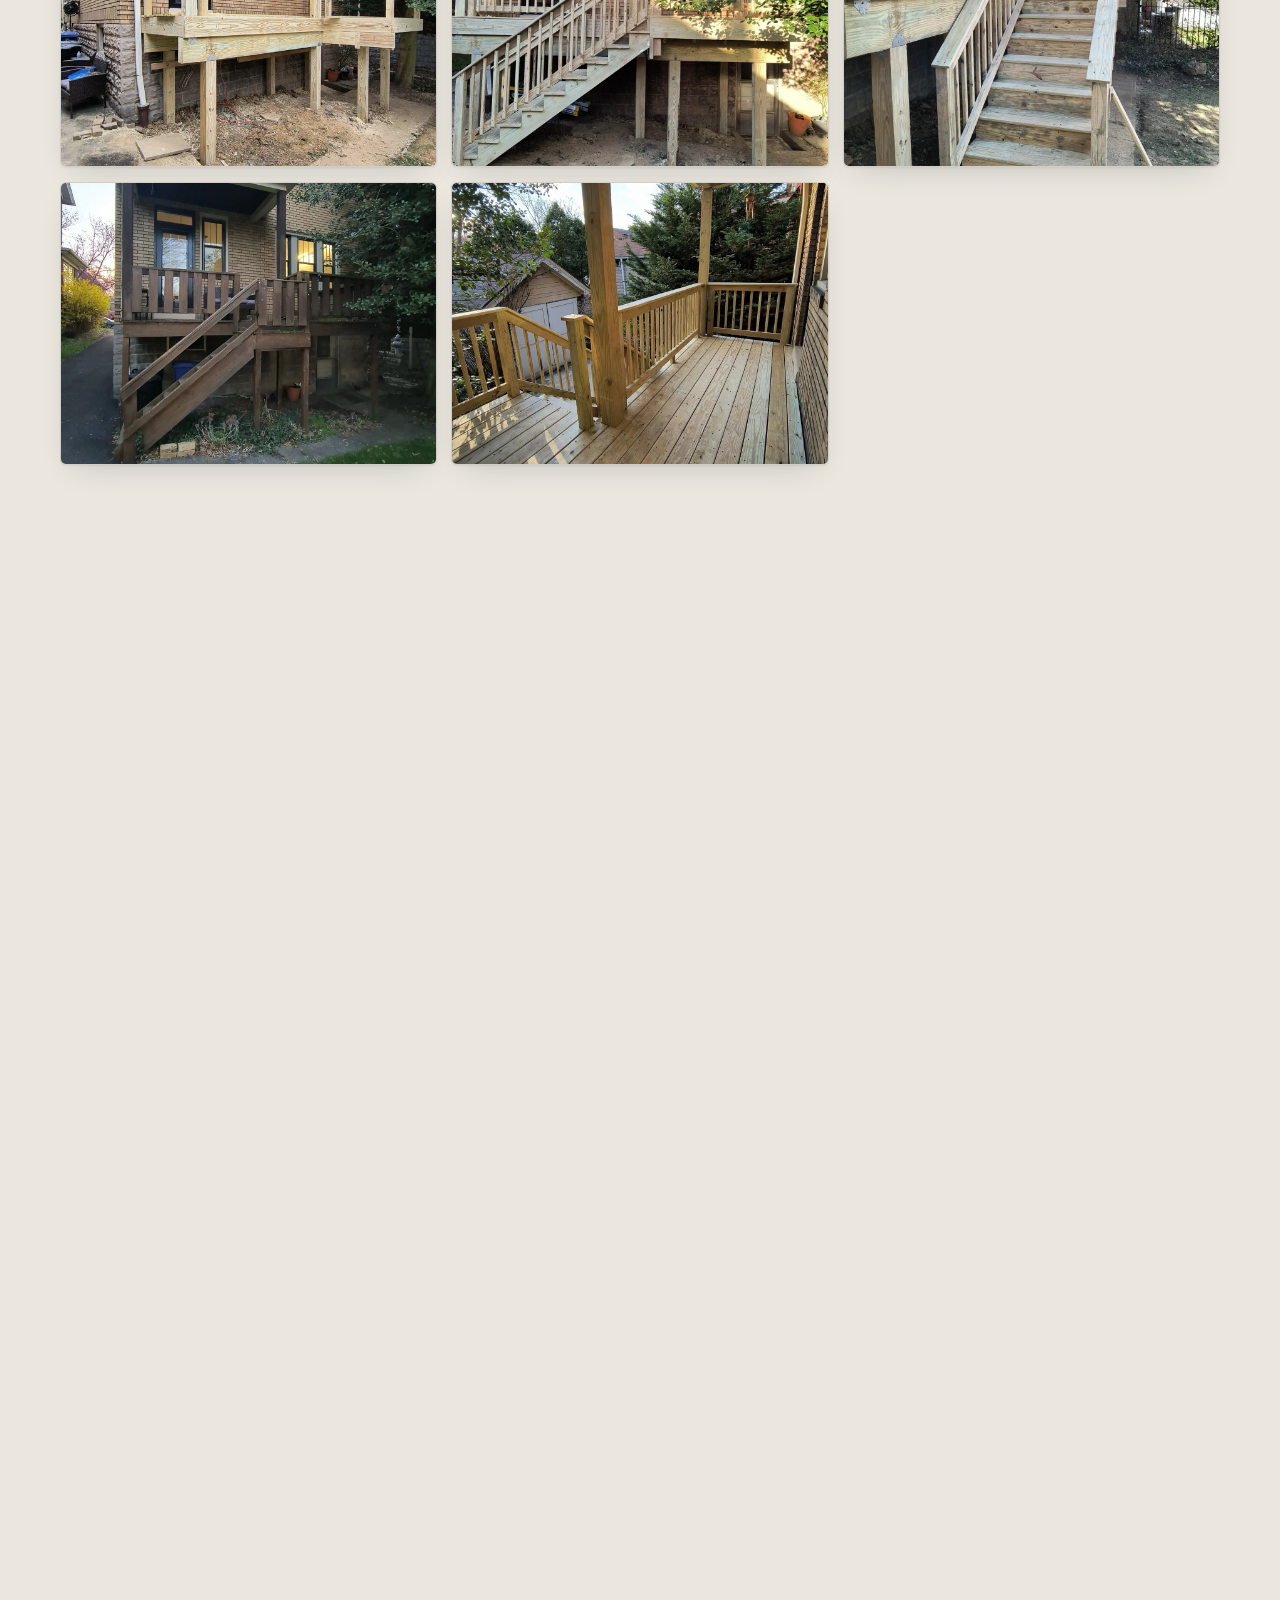
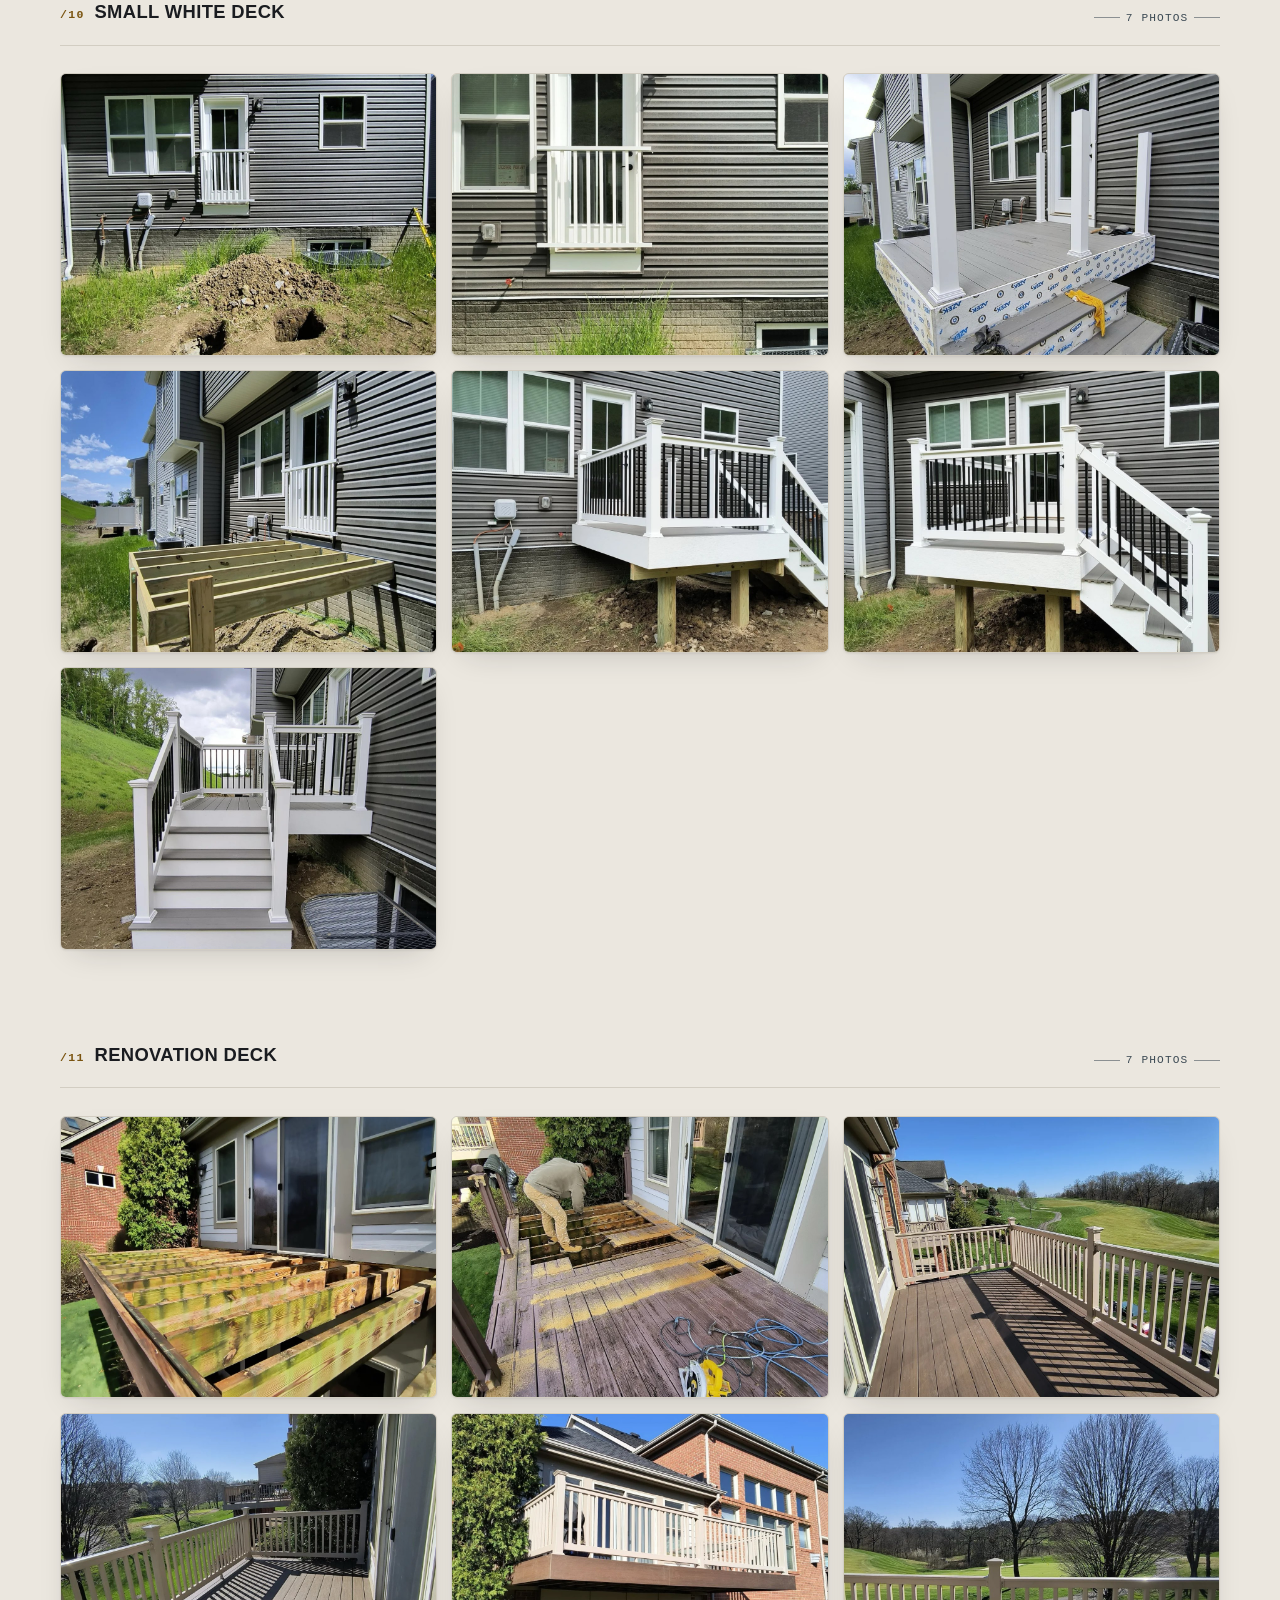
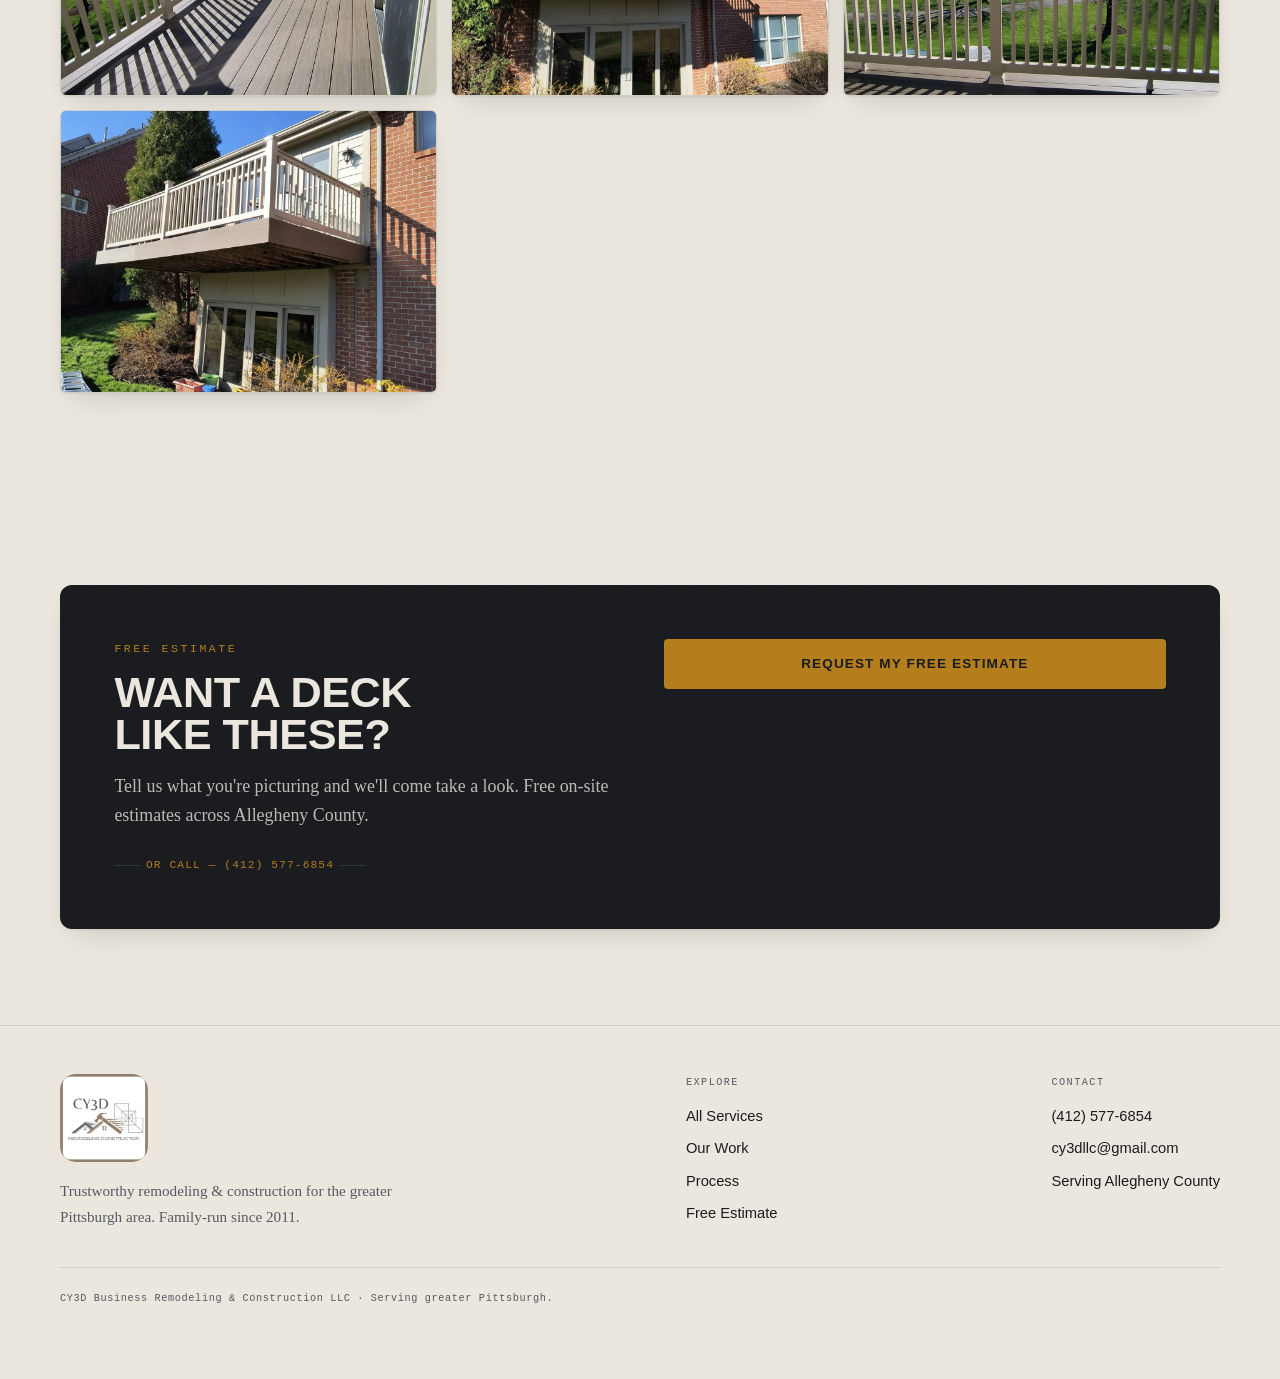
<file: decks.html>
<!DOCTYPE html>
<html lang="en">
<head>
<meta charset="utf-8">
<meta name="viewport" content="width=device-width, initial-scale=1">
<title>Deck Building &amp; Repair in Pittsburgh | CY3D Remodeling</title>
<meta name="description" content="Custom deck building and repair across greater Pittsburgh and Allegheny County. See real CY3D deck projects. Family-run, 4.9★ on Thumbtack. PA HIC #PA189604.">
<link rel="canonical" href="https://cy3dllc.com/decks.html">
<meta name="theme-color" content="#B57E1C">
<meta property="og:type" content="website">
<meta property="og:title" content="Deck Building &amp; Repair in Pittsburgh | CY3D Remodeling">
<meta property="og:description" content="Custom deck building and repair across greater Pittsburgh. See real CY3D deck projects.">
<meta property="og:url" content="https://cy3dllc.com/decks.html">
<meta property="og:image" content="https://cy3dllc.com/images/optimized/logo.png">
<link rel="icon" type="image/png" href="images/optimized/logo.png">
<link rel="stylesheet" href="styles.css">
</head>
<body>

<header class="nav">
  <div class="wrap nav-in">
    <a class="brand" href="index.html" aria-label="CY3D — home"><img src="images/optimized/logo.png" alt="CY3D Remodeling Construction" width="480" height="479">CY3D<span class="dot"></span><small>Remodeling · Pittsburgh</small></a>
    <nav class="nav-links">
      <a href="index.html#services">Services</a>
      <a href="index.html#work">Our Work</a>
      <a href="index.html#process">Process</a>
      <a href="index.html#reviews">Reviews</a>
    </nav>
    <a href="index.html#estimate" class="btn">Free Estimate</a>
  </div>
</header>

<section class="band" id="deck-intro">
  <div class="wrap">
    <p class="eyebrow reveal">Our work · Decks</p>
    <h1 class="reveal" style="margin-top:1rem; font-size:clamp(2.4rem,6vw,4.4rem);">Decks we've<br>built.</h1>
    <p class="lede reveal" style="margin-top:1.4rem;">Decks are some of our favorite work. Everything from wood and composite, covered porches, diagonal patterns, full demos and rebuilds. Here's a look at projects across the greater Pittsburgh area.</p>
    <div class="hero-cta reveal">
      <a href="index.html#estimate" class="btn">Get a Free Estimate</a>
      <a href="index.html" class="btn ghost">← Back to home</a>
    </div>
    <div class="deck-jump reveal">
      <a href="#grey-black">Grey &amp; Black Deck — 18′×12′ Demo &amp; New Build</a><a href="#27x14">27′ Long × 14′ Wide Deck</a><a href="#diagonal">Diagonal Deck</a><a href="#demo-store">Demo &amp; Store Deck</a><a href="#nice-small">Nice &amp; Small Deck</a><a href="#wall-attached">Wall-Attached Deck</a><a href="#beautiful-12x12">Beautiful 12′×12′ House Deck</a><a href="#wood">Wood Deck</a><a href="#semi-covered-porch">Semi-Covered Porch Deck</a><a href="#small-white">Small White Deck</a><a href="#renovation">Renovation Deck</a>
    </div>
  </div>
</section>

<section class="band" id="grey-black">
  <div class="wrap">
    <div class="project reveal">
      <div class="project-head">
        <h3><span class="proj-no">/01</span>Grey &amp; Black Deck — 18′×12′ Demo &amp; New Build</h3>
        <span class="measure">6 photos</span>
      </div>
      <div class="deck-gallery">
          <figure class="photo"><img src="images/optimized/deck/deck-01-1.jpg" loading="lazy" alt="Grey &amp; Black Deck — 18′×12′ Demo &amp; New Build — photo 1"></figure>
          <figure class="photo"><img src="images/optimized/deck/deck-01-2.jpg" loading="lazy" alt="Grey &amp; Black Deck — 18′×12′ Demo &amp; New Build — photo 2"></figure>
          <figure class="photo"><img src="images/optimized/deck/deck-01-3.jpg" loading="lazy" alt="Grey &amp; Black Deck — 18′×12′ Demo &amp; New Build — photo 3"></figure>
          <figure class="photo"><img src="images/optimized/deck/deck-01-4.jpg" loading="lazy" alt="Grey &amp; Black Deck — 18′×12′ Demo &amp; New Build — photo 4"></figure>
          <figure class="photo"><img src="images/optimized/deck/deck-01-5.jpg" loading="lazy" alt="Grey &amp; Black Deck — 18′×12′ Demo &amp; New Build — photo 5"></figure>
          <figure class="photo"><img src="images/optimized/deck/deck-01-6.jpg" loading="lazy" alt="Grey &amp; Black Deck — 18′×12′ Demo &amp; New Build — photo 6"></figure>
      </div>
    </div>
  </div>
</section>

<section class="band" style="padding-top:0;" id="27x14">
  <div class="wrap">
    <div class="project reveal">
      <div class="project-head">
        <h3><span class="proj-no">/02</span>27′ Long × 14′ Wide Deck</h3>
        <span class="measure">7 photos</span>
      </div>
      <div class="deck-gallery">
          <figure class="photo"><img src="images/optimized/deck/deck-02-1.jpg" loading="lazy" alt="27′ Long × 14′ Wide Deck — photo 1"></figure>
          <figure class="photo"><img src="images/optimized/deck/deck-02-2.jpg" loading="lazy" alt="27′ Long × 14′ Wide Deck — photo 2"></figure>
          <figure class="photo"><img src="images/optimized/deck/deck-02-3.jpg" loading="lazy" alt="27′ Long × 14′ Wide Deck — photo 3"></figure>
          <figure class="photo"><img src="images/optimized/deck/deck-02-4.jpg" loading="lazy" alt="27′ Long × 14′ Wide Deck — photo 4"></figure>
          <figure class="photo"><img src="images/optimized/deck/deck-02-5.jpg" loading="lazy" alt="27′ Long × 14′ Wide Deck — photo 5"></figure>
          <figure class="photo"><img src="images/optimized/deck/deck-02-6.jpg" loading="lazy" alt="27′ Long × 14′ Wide Deck — photo 6"></figure>
          <figure class="photo"><img src="images/optimized/deck/deck-02-7.jpg" loading="lazy" alt="27′ Long × 14′ Wide Deck — photo 7"></figure>
      </div>
    </div>
  </div>
</section>

<section class="band" style="padding-top:0;" id="diagonal">
  <div class="wrap">
    <div class="project reveal">
      <div class="project-head">
        <h3><span class="proj-no">/03</span>Diagonal Deck</h3>
        <span class="measure">6 photos</span>
      </div>
      <div class="deck-gallery">
          <figure class="photo"><img src="images/optimized/deck/deck-03-1.jpg" loading="lazy" alt="Diagonal Deck — photo 1"></figure>
          <figure class="photo"><img src="images/optimized/deck/deck-03-2.jpg" loading="lazy" alt="Diagonal Deck — photo 2"></figure>
          <figure class="photo"><img src="images/optimized/deck/deck-03-3.jpg" loading="lazy" alt="Diagonal Deck — photo 3"></figure>
          <figure class="photo"><img src="images/optimized/deck/deck-03-4.jpg" loading="lazy" alt="Diagonal Deck — photo 4"></figure>
          <figure class="photo"><img src="images/optimized/deck/deck-03-5.jpg" loading="lazy" alt="Diagonal Deck — photo 5"></figure>
          <figure class="photo"><img src="images/optimized/deck/deck-03-6.jpg" loading="lazy" alt="Diagonal Deck — photo 6"></figure>
      </div>
    </div>
  </div>
</section>

<section class="band" style="padding-top:0;" id="demo-store">
  <div class="wrap">
    <div class="project reveal">
      <div class="project-head">
        <h3><span class="proj-no">/04</span>Demo &amp; Store Deck</h3>
        <span class="measure">7 photos</span>
      </div>
      <div class="deck-gallery">
          <figure class="photo"><img src="images/optimized/deck/deck-04-1.jpg" loading="lazy" alt="Demo &amp; Store Deck — photo 1"></figure>
          <figure class="photo"><img src="images/optimized/deck/deck-04-2.jpg" loading="lazy" alt="Demo &amp; Store Deck — photo 2"></figure>
          <figure class="photo"><img src="images/optimized/deck/deck-04-3.jpg" loading="lazy" alt="Demo &amp; Store Deck — photo 3"></figure>
          <figure class="photo"><img src="images/optimized/deck/deck-04-4.jpg" loading="lazy" alt="Demo &amp; Store Deck — photo 4"></figure>
          <figure class="photo"><img src="images/optimized/deck/deck-04-5.jpg" loading="lazy" alt="Demo &amp; Store Deck — photo 5"></figure>
          <figure class="photo"><img src="images/optimized/deck/deck-04-6.jpg" loading="lazy" alt="Demo &amp; Store Deck — photo 6"></figure>
          <figure class="photo"><img src="images/optimized/deck/deck-04-7.jpg" loading="lazy" alt="Demo &amp; Store Deck — photo 7"></figure>
      </div>
    </div>
  </div>
</section>

<section class="band" style="padding-top:0;" id="nice-small">
  <div class="wrap">
    <div class="project reveal">
      <div class="project-head">
        <h3><span class="proj-no">/05</span>Nice &amp; Small Deck</h3>
        <span class="measure">8 photos</span>
      </div>
      <div class="deck-gallery">
          <figure class="photo"><img src="images/optimized/deck/deck-05-1.jpg" loading="lazy" alt="Nice &amp; Small Deck — photo 1"></figure>
          <figure class="photo"><img src="images/optimized/deck/deck-05-2.jpg" loading="lazy" alt="Nice &amp; Small Deck — photo 2"></figure>
          <figure class="photo"><img src="images/optimized/deck/deck-05-3.jpg" loading="lazy" alt="Nice &amp; Small Deck — photo 3"></figure>
          <figure class="photo"><img src="images/optimized/deck/deck-05-4.jpg" loading="lazy" alt="Nice &amp; Small Deck — photo 4"></figure>
          <figure class="photo"><img src="images/optimized/deck/deck-05-5.jpg" loading="lazy" alt="Nice &amp; Small Deck — photo 5"></figure>
          <figure class="photo"><img src="images/optimized/deck/deck-05-6.jpg" loading="lazy" alt="Nice &amp; Small Deck — photo 6"></figure>
          <figure class="photo"><img src="images/optimized/deck/deck-05-7.jpg" loading="lazy" alt="Nice &amp; Small Deck — photo 7"></figure>
          <figure class="photo"><img src="images/optimized/deck/deck-05-8.jpg" loading="lazy" alt="Nice &amp; Small Deck — photo 8"></figure>
      </div>
    </div>
  </div>
</section>

<section class="band" style="padding-top:0;" id="wall-attached">
  <div class="wrap">
    <div class="project reveal">
      <div class="project-head">
        <h3><span class="proj-no">/06</span>Wall-Attached Deck</h3>
        <span class="measure">8 photos</span>
      </div>
      <div class="deck-gallery">
          <figure class="photo"><img src="images/optimized/deck/deck-06-1.jpg" loading="lazy" alt="Wall-Attached Deck — photo 1"></figure>
          <figure class="photo"><img src="images/optimized/deck/deck-06-2.jpg" loading="lazy" alt="Wall-Attached Deck — photo 2"></figure>
          <figure class="photo"><img src="images/optimized/deck/deck-06-3.jpg" loading="lazy" alt="Wall-Attached Deck — photo 3"></figure>
          <figure class="photo"><img src="images/optimized/deck/deck-06-4.jpg" loading="lazy" alt="Wall-Attached Deck — photo 4"></figure>
          <figure class="photo"><img src="images/optimized/deck/deck-06-5.jpg" loading="lazy" alt="Wall-Attached Deck — photo 5"></figure>
          <figure class="photo"><img src="images/optimized/deck/deck-06-6.jpg" loading="lazy" alt="Wall-Attached Deck — photo 6"></figure>
          <figure class="photo"><img src="images/optimized/deck/deck-06-7.jpg" loading="lazy" alt="Wall-Attached Deck — photo 7"></figure>
          <figure class="photo"><img src="images/optimized/deck/deck-06-8.jpg" loading="lazy" alt="Wall-Attached Deck — photo 8"></figure>
      </div>
    </div>
  </div>
</section>

<section class="band" style="padding-top:0;" id="beautiful-12x12">
  <div class="wrap">
    <div class="project reveal">
      <div class="project-head">
        <h3><span class="proj-no">/07</span>Beautiful 12′×12′ House Deck</h3>
        <span class="measure">7 photos</span>
      </div>
      <div class="deck-gallery">
          <figure class="photo"><img src="images/optimized/deck/deck-07-1.jpg" loading="lazy" alt="Beautiful 12′×12′ House Deck — photo 1"></figure>
          <figure class="photo"><img src="images/optimized/deck/deck-07-2.jpg" loading="lazy" alt="Beautiful 12′×12′ House Deck — photo 2"></figure>
          <figure class="photo"><img src="images/optimized/deck/deck-07-3.jpg" loading="lazy" alt="Beautiful 12′×12′ House Deck — photo 3"></figure>
          <figure class="photo"><img src="images/optimized/deck/deck-07-4.jpg" loading="lazy" alt="Beautiful 12′×12′ House Deck — photo 4"></figure>
          <figure class="photo"><img src="images/optimized/deck/deck-07-5.jpg" loading="lazy" alt="Beautiful 12′×12′ House Deck — photo 5"></figure>
          <figure class="photo"><img src="images/optimized/deck/deck-07-6.jpg" loading="lazy" alt="Beautiful 12′×12′ House Deck — photo 6"></figure>
          <figure class="photo"><img src="images/optimized/deck/deck-07-7.jpg" loading="lazy" alt="Beautiful 12′×12′ House Deck — photo 7"></figure>
      </div>
    </div>
  </div>
</section>

<section class="band" style="padding-top:0;" id="wood">
  <div class="wrap">
    <div class="project reveal">
      <div class="project-head">
        <h3><span class="proj-no">/08</span>Wood Deck</h3>
        <span class="measure">8 photos</span>
      </div>
      <div class="deck-gallery">
          <figure class="photo"><img src="images/optimized/deck/deck-08-1.jpg" loading="lazy" alt="Wood Deck — photo 1"></figure>
          <figure class="photo"><img src="images/optimized/deck/deck-08-2.jpg" loading="lazy" alt="Wood Deck — photo 2"></figure>
          <figure class="photo"><img src="images/optimized/deck/deck-08-3.jpg" loading="lazy" alt="Wood Deck — photo 3"></figure>
          <figure class="photo"><img src="images/optimized/deck/deck-08-4.jpg" loading="lazy" alt="Wood Deck — photo 4"></figure>
          <figure class="photo"><img src="images/optimized/deck/deck-08-5.jpg" loading="lazy" alt="Wood Deck — photo 5"></figure>
          <figure class="photo"><img src="images/optimized/deck/deck-08-6.jpg" loading="lazy" alt="Wood Deck — photo 6"></figure>
          <figure class="photo"><img src="images/optimized/deck/deck-08-7.jpg" loading="lazy" alt="Wood Deck — photo 7"></figure>
          <figure class="photo"><img src="images/optimized/deck/deck-08-8.jpg" loading="lazy" alt="Wood Deck — photo 8"></figure>
      </div>
    </div>
  </div>
</section>

<section class="band" style="padding-top:0;" id="semi-covered-porch">
  <div class="wrap">
    <div class="project reveal">
      <div class="project-head">
        <h3><span class="proj-no">/09</span>Semi-Covered Porch Deck</h3>
        <span class="measure">8 photos</span>
      </div>
      <div class="deck-gallery">
          <figure class="photo"><img src="images/optimized/deck/deck-09-1.jpg" loading="lazy" alt="Semi-Covered Porch Deck — photo 1"></figure>
          <figure class="photo"><img src="images/optimized/deck/deck-09-2.jpg" loading="lazy" alt="Semi-Covered Porch Deck — photo 2"></figure>
          <figure class="photo"><img src="images/optimized/deck/deck-09-3.jpg" loading="lazy" alt="Semi-Covered Porch Deck — photo 3"></figure>
          <figure class="photo"><img src="images/optimized/deck/deck-09-4.jpg" loading="lazy" alt="Semi-Covered Porch Deck — photo 4"></figure>
          <figure class="photo"><img src="images/optimized/deck/deck-09-5.jpg" loading="lazy" alt="Semi-Covered Porch Deck — photo 5"></figure>
          <figure class="photo"><img src="images/optimized/deck/deck-09-6.jpg" loading="lazy" alt="Semi-Covered Porch Deck — photo 6"></figure>
          <figure class="photo"><img src="images/optimized/deck/deck-09-7.jpg" loading="lazy" alt="Semi-Covered Porch Deck — photo 7"></figure>
          <figure class="photo"><img src="images/optimized/deck/deck-09-8.jpg" loading="lazy" alt="Semi-Covered Porch Deck — photo 8"></figure>
      </div>
    </div>
  </div>
</section>

<section class="band" style="padding-top:0;" id="small-white">
  <div class="wrap">
    <div class="project reveal">
      <div class="project-head">
        <h3><span class="proj-no">/10</span>Small White Deck</h3>
        <span class="measure">7 photos</span>
      </div>
      <div class="deck-gallery">
          <figure class="photo"><img src="images/optimized/deck/deck-10-1.jpg" loading="lazy" alt="Small White Deck — photo 1"></figure>
          <figure class="photo"><img src="images/optimized/deck/deck-10-2.jpg" loading="lazy" alt="Small White Deck — photo 2"></figure>
          <figure class="photo"><img src="images/optimized/deck/deck-10-3.jpg" loading="lazy" alt="Small White Deck — photo 3"></figure>
          <figure class="photo"><img src="images/optimized/deck/deck-10-4.jpg" loading="lazy" alt="Small White Deck — photo 4"></figure>
          <figure class="photo"><img src="images/optimized/deck/deck-10-5.jpg" loading="lazy" alt="Small White Deck — photo 5"></figure>
          <figure class="photo"><img src="images/optimized/deck/deck-10-6.jpg" loading="lazy" alt="Small White Deck — photo 6"></figure>
          <figure class="photo"><img src="images/optimized/deck/deck-10-7.jpg" loading="lazy" alt="Small White Deck — photo 7"></figure>
      </div>
    </div>
  </div>
</section>

<section class="band" style="padding-top:0;" id="renovation">
  <div class="wrap">
    <div class="project reveal">
      <div class="project-head">
        <h3><span class="proj-no">/11</span>Renovation Deck</h3>
        <span class="measure">7 photos</span>
      </div>
      <div class="deck-gallery">
          <figure class="photo"><img src="images/optimized/deck/deck-11-1.jpg" loading="lazy" alt="Renovation Deck — photo 1"></figure>
          <figure class="photo"><img src="images/optimized/deck/deck-11-2.jpg" loading="lazy" alt="Renovation Deck — photo 2"></figure>
          <figure class="photo"><img src="images/optimized/deck/deck-11-3.jpg" loading="lazy" alt="Renovation Deck — photo 3"></figure>
          <figure class="photo"><img src="images/optimized/deck/deck-11-4.jpg" loading="lazy" alt="Renovation Deck — photo 4"></figure>
          <figure class="photo"><img src="images/optimized/deck/deck-11-5.jpg" loading="lazy" alt="Renovation Deck — photo 5"></figure>
          <figure class="photo"><img src="images/optimized/deck/deck-11-6.jpg" loading="lazy" alt="Renovation Deck — photo 6"></figure>
          <figure class="photo"><img src="images/optimized/deck/deck-11-7.jpg" loading="lazy" alt="Renovation Deck — photo 7"></figure>
      </div>
    </div>
  </div>
</section>

<section class="band" id="deck-cta">
  <div class="wrap">
    <div class="cta">
      <div class="cta-grid">
        <div>
          <p class="eyebrow">Free estimate</p>
          <h2 style="margin-top:.8rem;">Want a deck<br>like these?</h2>
          <p class="lede" style="margin-top:1rem;">Tell us what you're picturing and we'll come take a look. Free on-site estimates across Allegheny County.</p>
          <p class="measure" style="margin-top:1.6rem; color: var(--accent);">Or call — (412) 577-6854</p>
        </div>
        <div style="display:flex; align-items:center;">
          <a href="index.html#estimate" class="btn" style="width:100%; justify-content:center; padding:1em;">Request My Free Estimate</a>
        </div>
      </div>
    </div>
  </div>
</section>

<footer>
  <div class="wrap">
    <div class="foot-grid">
      <div class="foot-col" style="max-width:22rem;">
        <img class="foot-logo" src="images/optimized/logo.png" alt="CY3D Remodeling Construction" width="480" height="479">
        <span style="color:var(--ink-soft); font-family:var(--serif); font-size:.95rem;">Trustworthy remodeling &amp; construction for the greater Pittsburgh area. Family-run since 2011.</span>
      </div>
      <div class="foot-col">
        <div class="h">Explore</div>
        <a href="index.html#services">All Services</a><a href="index.html#work">Our Work</a><a href="index.html#process">Process</a><a href="index.html#estimate">Free Estimate</a>
      </div>
      <div class="foot-col">
        <div class="h">Contact</div>
        <a href="tel:+14125776854">(412) 577-6854</a>
        <a href="mailto:cy3dllc@gmail.com">cy3dllc@gmail.com</a>
        <span>Serving Allegheny County</span>
      </div>
    </div>
    <p class="foot-note">CY3D Business Remodeling &amp; Construction LLC · Serving greater Pittsburgh.</p>
  </div>
</footer>

<script>
  var reduce = window.matchMedia('(prefers-reduced-motion: reduce)').matches;
  if (!reduce && 'IntersectionObserver' in window) {
    var io = new IntersectionObserver(function (es) {
      es.forEach(function (en) { if (en.isIntersecting) { en.target.classList.add('in'); io.unobserve(en.target); } });
    }, { threshold: 0.08 });
    document.querySelectorAll('.reveal').forEach(function (el) { io.observe(el); });
  } else {
    document.querySelectorAll('.reveal').forEach(function (el) { el.classList.add('in'); });
  }
</script>
</body>
</html>
</file>
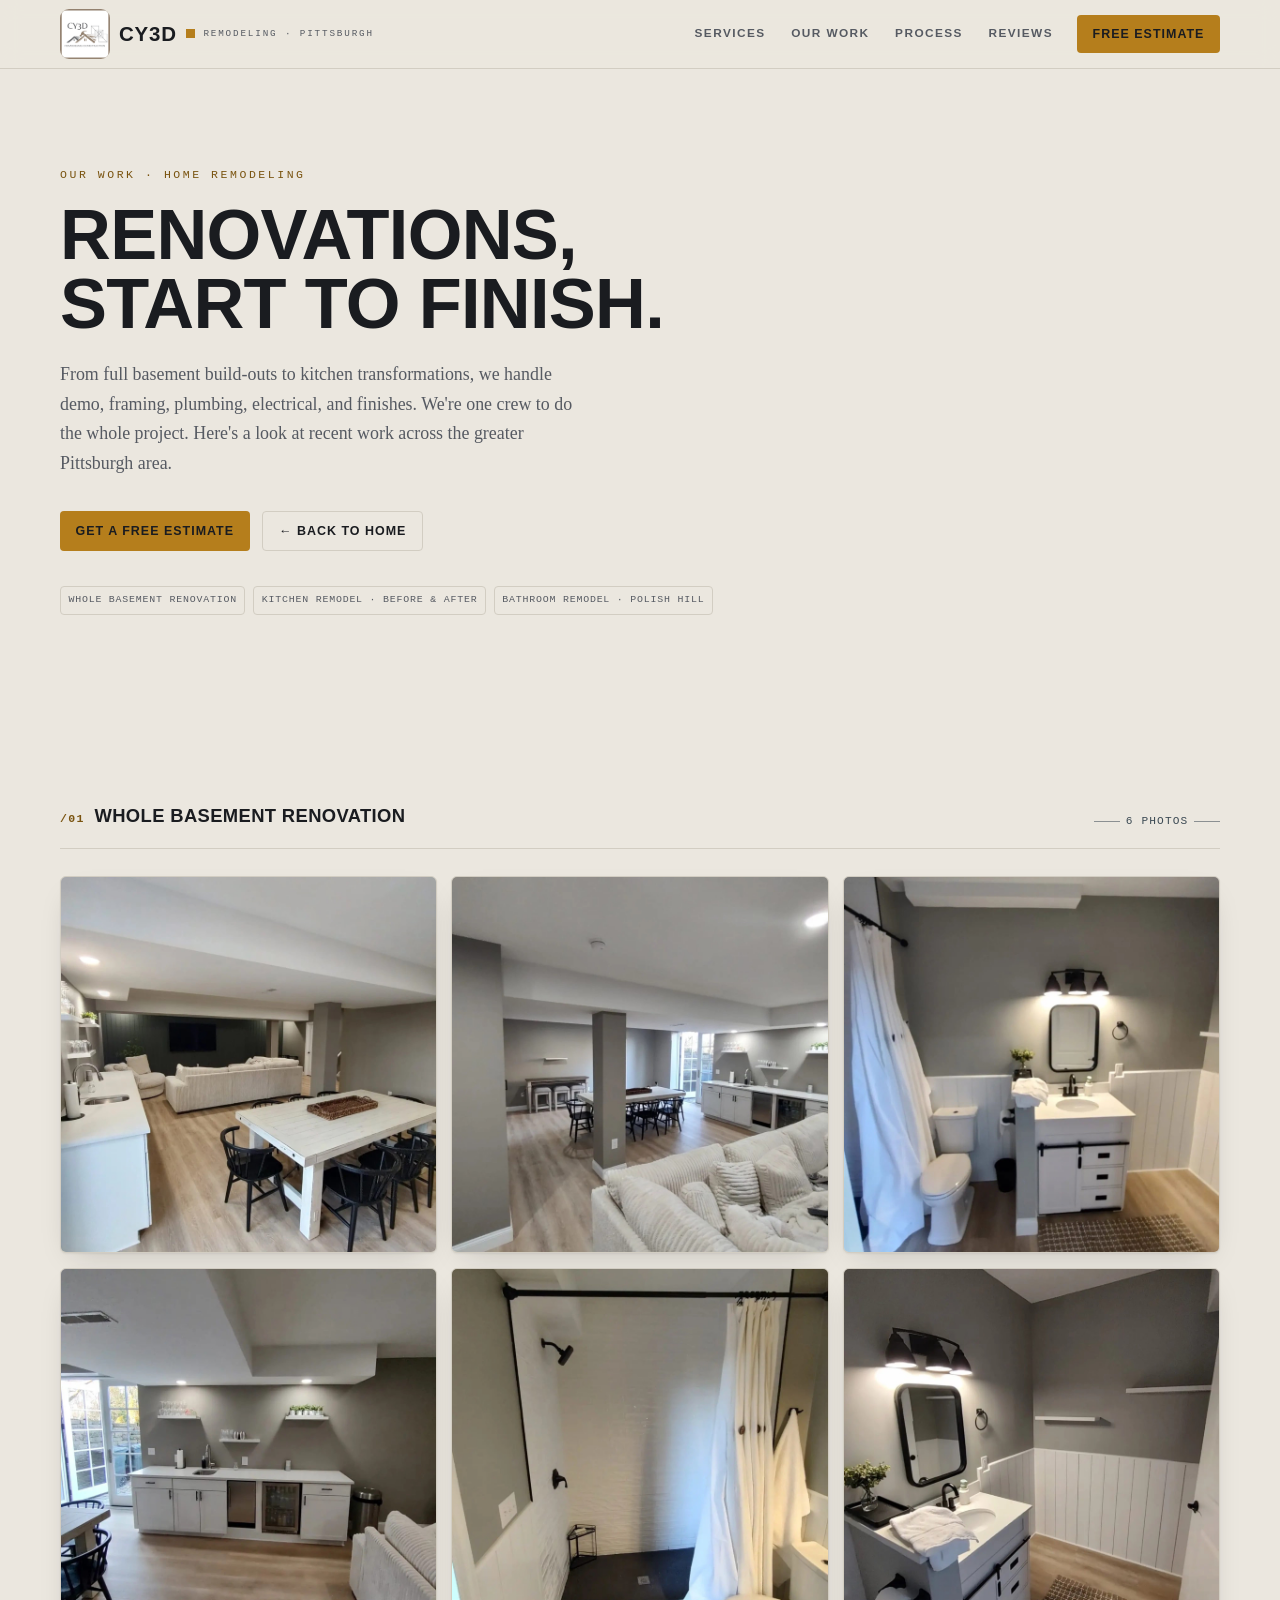
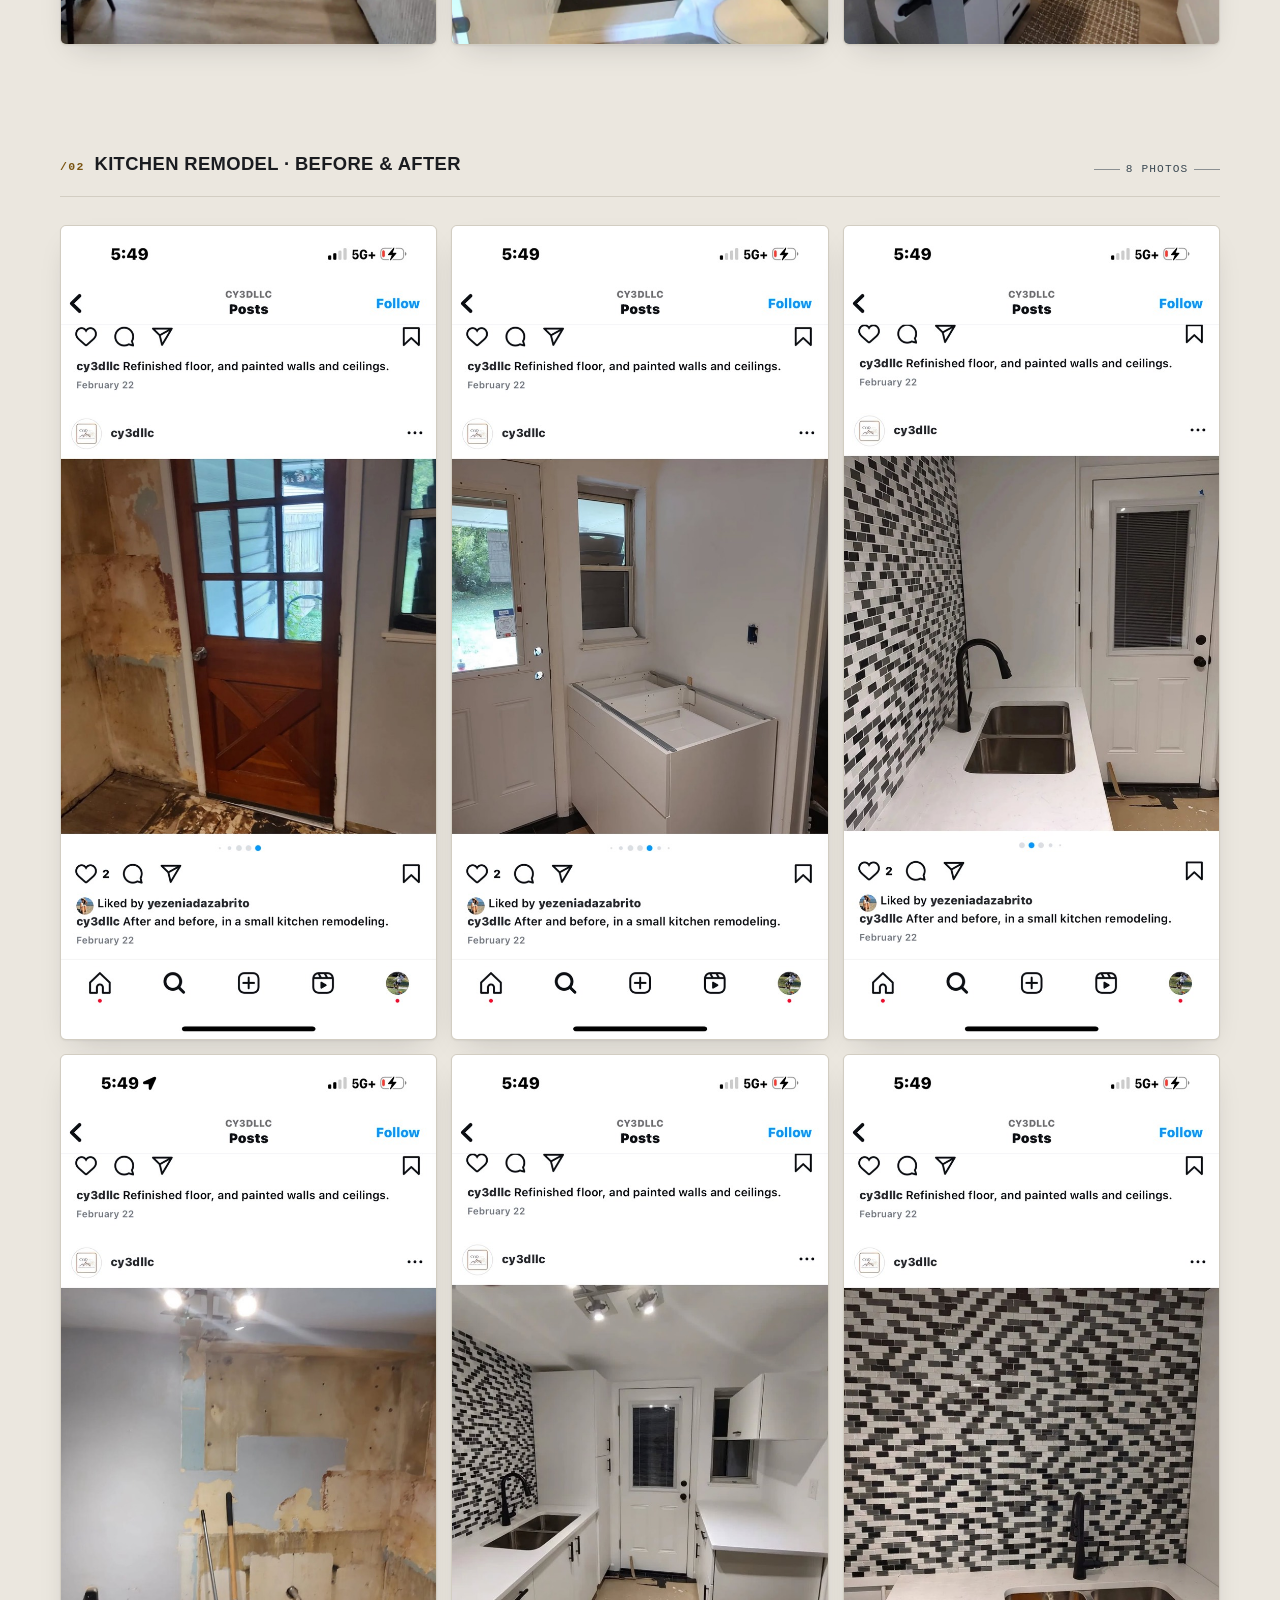
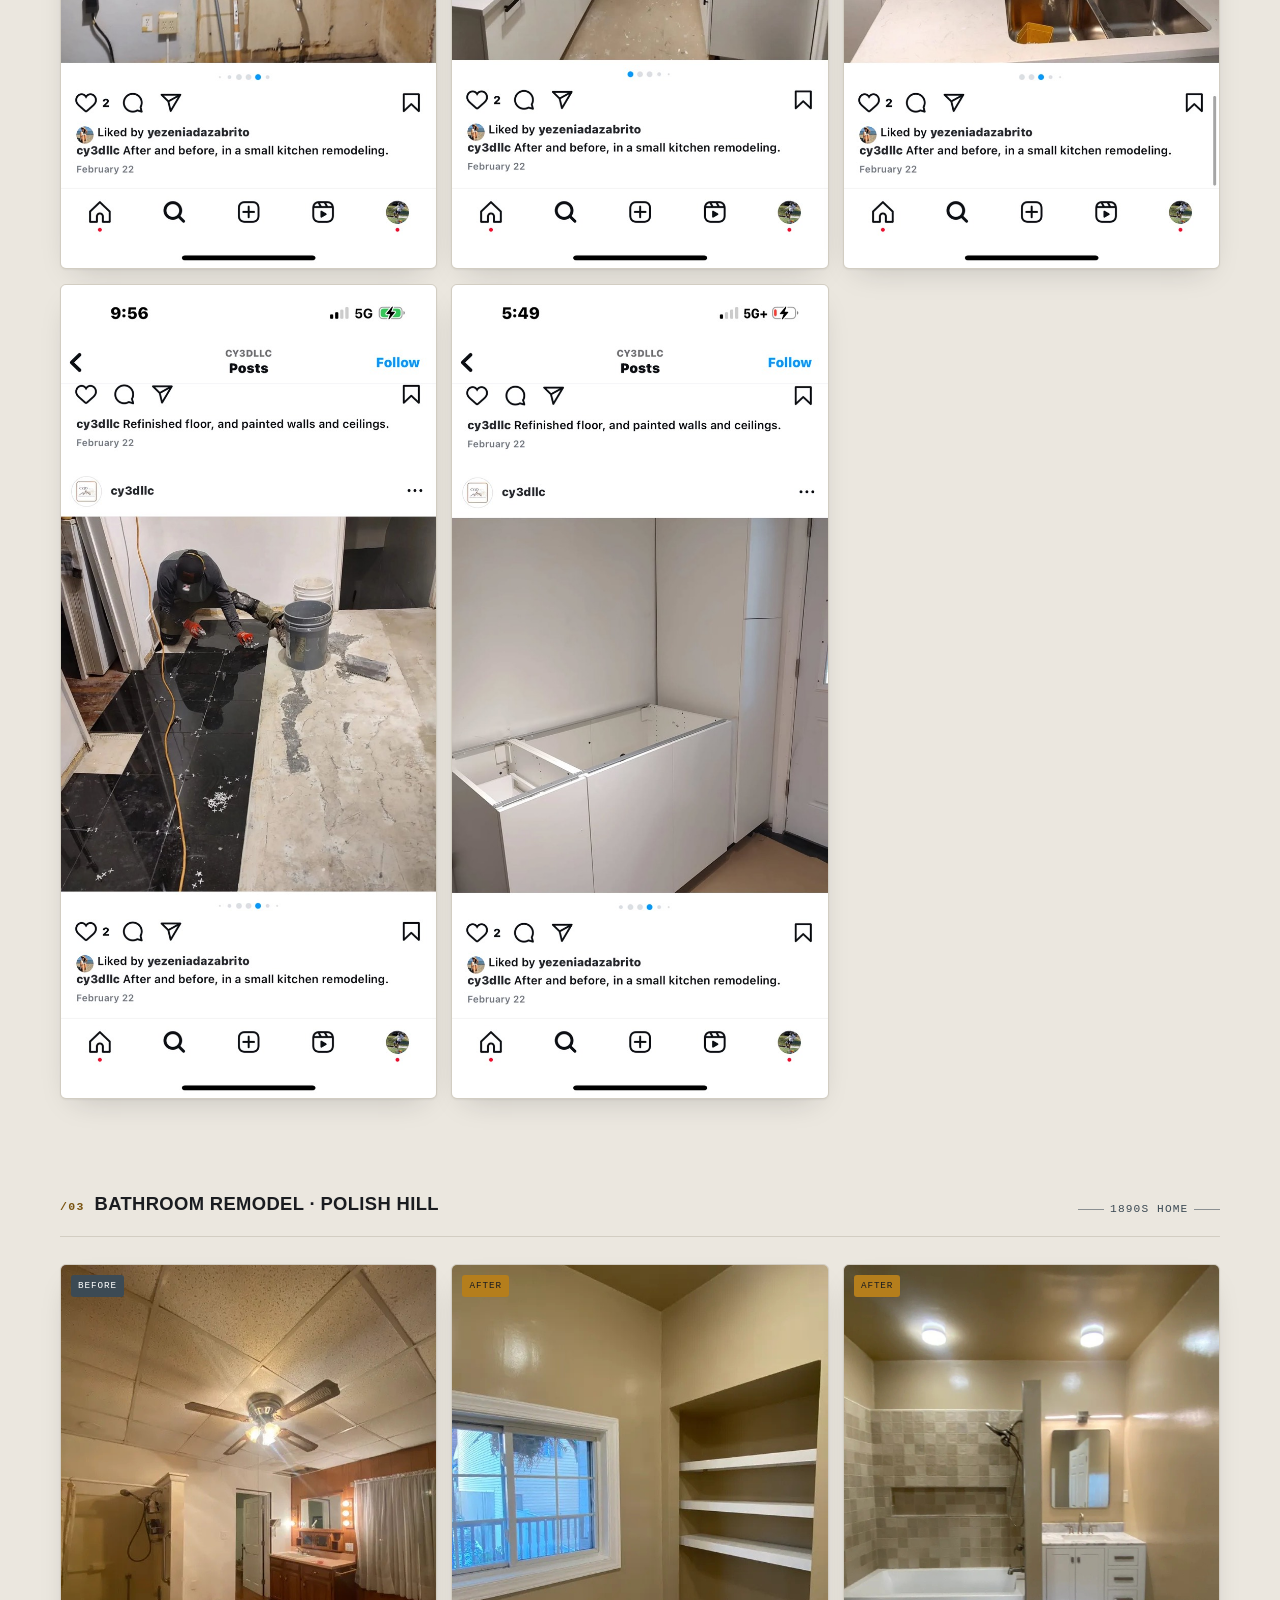
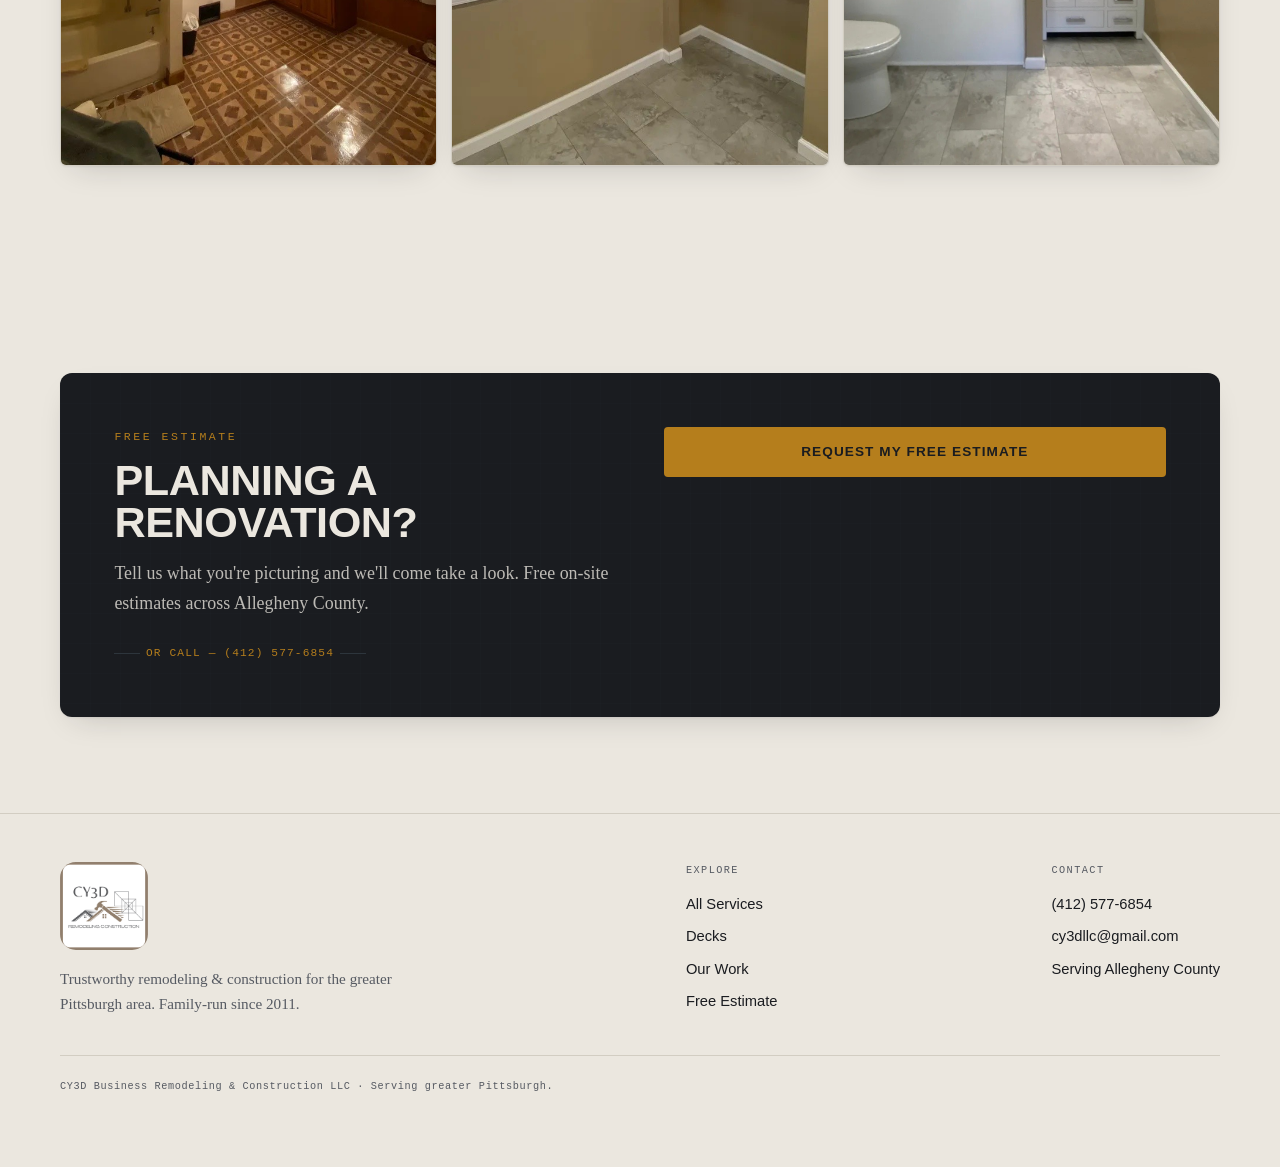
<file: remodeling.html>
<!DOCTYPE html>
<html lang="en">
<head>
<meta charset="utf-8">
<meta name="viewport" content="width=device-width, initial-scale=1">
<title>Home Remodeling in Pittsburgh | CY3D Remodeling &amp; Construction</title>
<meta name="description" content="Kitchen, bath, and whole-home remodeling across greater Pittsburgh and Allegheny County. See real CY3D remodels. Family-run, 4.9★ on Thumbtack. PA HIC #PA189604.">
<link rel="canonical" href="https://cy3dllc.com/remodeling.html">
<meta name="theme-color" content="#B57E1C">
<meta property="og:type" content="website">
<meta property="og:title" content="Home Remodeling in Pittsburgh | CY3D Remodeling &amp; Construction">
<meta property="og:description" content="Kitchen, bath, and whole-home remodeling across greater Pittsburgh. See real CY3D remodels.">
<meta property="og:url" content="https://cy3dllc.com/remodeling.html">
<meta property="og:image" content="https://cy3dllc.com/images/optimized/logo.png">
<link rel="icon" type="image/png" href="images/optimized/logo.png">
<link rel="stylesheet" href="styles.css">
</head>
<body>

<header class="nav">
  <div class="wrap nav-in">
    <a class="brand" href="index.html" aria-label="CY3D — home"><img src="images/optimized/logo.png" alt="CY3D Remodeling Construction" width="480" height="479">CY3D<span class="dot"></span><small>Remodeling · Pittsburgh</small></a>
    <nav class="nav-links">
      <a href="index.html#services">Services</a>
      <a href="index.html#work">Our Work</a>
      <a href="index.html#process">Process</a>
      <a href="index.html#reviews">Reviews</a>
    </nav>
    <a href="index.html#estimate" class="btn">Free Estimate</a>
  </div>
</header>

<section class="band" id="reno-intro">
  <div class="wrap">
    <p class="eyebrow reveal">Our work · Home Remodeling</p>
    <h1 class="reveal" style="margin-top:1rem; font-size:clamp(2.4rem,6vw,4.4rem);">Renovations,<br>start to finish.</h1>
    <p class="lede reveal" style="margin-top:1.4rem;">From full basement build-outs to kitchen transformations, we handle demo, framing, plumbing, electrical, and finishes. We're one crew to do the whole project. Here's a look at recent work across the greater Pittsburgh area.</p>
    <div class="hero-cta reveal">
      <a href="index.html#estimate" class="btn">Get a Free Estimate</a>
      <a href="index.html" class="btn ghost">← Back to home</a>
    </div>
    <div class="deck-jump reveal">
      <a href="#basement">Whole Basement Renovation</a><a href="#kitchen">Kitchen Remodel · Before &amp; After</a><a href="#bathroom">Bathroom Remodel · Polish Hill</a>
    </div>
  </div>
</section>

<section class="band" id="basement">
  <div class="wrap">
    <div class="project reveal">
      <div class="project-head">
        <h3><span class="proj-no">/01</span>Whole Basement Renovation</h3>
        <span class="measure">6 photos</span>
      </div>
      <div class="reno-gallery">
          <figure class="photo"><img src="images/optimized/home/basement-1.jpg" loading="lazy" alt="Whole Basement Renovation — photo 1"></figure>
          <figure class="photo"><img src="images/optimized/home/basement-2.jpg" loading="lazy" alt="Whole Basement Renovation — photo 2"></figure>
          <figure class="photo"><img src="images/optimized/home/basement-3.jpg" loading="lazy" alt="Whole Basement Renovation — photo 3"></figure>
          <figure class="photo"><img src="images/optimized/home/basement-4.jpg" loading="lazy" alt="Whole Basement Renovation — photo 4"></figure>
          <figure class="photo"><img src="images/optimized/home/basement-5.jpg" loading="lazy" alt="Whole Basement Renovation — photo 5"></figure>
          <figure class="photo"><img src="images/optimized/home/basement-6.jpg" loading="lazy" alt="Whole Basement Renovation — photo 6"></figure>
      </div>
    </div>
  </div>
</section>

<section class="band" style="padding-top:0;" id="kitchen">
  <div class="wrap">
    <div class="project reveal">
      <div class="project-head">
        <h3><span class="proj-no">/02</span>Kitchen Remodel · Before &amp; After</h3>
        <span class="measure">8 photos</span>
      </div>
      <div class="reno-gallery">
          <figure class="photo"><img src="images/optimized/home/kitchen-1.jpg" loading="lazy" alt="Kitchen Remodel · Before &amp; After — photo 1"></figure>
          <figure class="photo"><img src="images/optimized/home/kitchen-2.jpg" loading="lazy" alt="Kitchen Remodel · Before &amp; After — photo 2"></figure>
          <figure class="photo"><img src="images/optimized/home/kitchen-3.jpg" loading="lazy" alt="Kitchen Remodel · Before &amp; After — photo 3"></figure>
          <figure class="photo"><img src="images/optimized/home/kitchen-4.jpg" loading="lazy" alt="Kitchen Remodel · Before &amp; After — photo 4"></figure>
          <figure class="photo"><img src="images/optimized/home/kitchen-5.jpg" loading="lazy" alt="Kitchen Remodel · Before &amp; After — photo 5"></figure>
          <figure class="photo"><img src="images/optimized/home/kitchen-6.jpg" loading="lazy" alt="Kitchen Remodel · Before &amp; After — photo 6"></figure>
          <figure class="photo"><img src="images/optimized/home/kitchen-7.jpg" loading="lazy" alt="Kitchen Remodel · Before &amp; After — photo 7"></figure>
          <figure class="photo"><img src="images/optimized/home/kitchen-8.jpg" loading="lazy" alt="Kitchen Remodel · Before &amp; After — photo 8"></figure>
      </div>
    </div>
  </div>
</section>

<section class="band" style="padding-top:0;" id="bathroom">
  <div class="wrap">
    <div class="project reveal">
      <div class="project-head">
        <h3><span class="proj-no">/03</span>Bathroom Remodel · Polish Hill</h3>
        <span class="measure">1890s home</span>
      </div>
      <div class="reno-gallery">
          <figure class="photo"><span class="tag">Before</span><img src="images/optimized/home/bathroom-1.jpg" loading="lazy" alt="Bathroom remodel before, Polish Hill"></figure>
          <figure class="photo"><span class="tag is-after">After</span><img src="images/optimized/home/bathroom-2.jpg" loading="lazy" alt="Bathroom remodel after, Polish Hill"></figure>
          <figure class="photo"><span class="tag is-after">After</span><img src="images/optimized/home/bathroom-3.jpg" loading="lazy" alt="Bathroom remodel after, Polish Hill"></figure>
      </div>
    </div>
  </div>
</section>

<section class="band" id="reno-cta">
  <div class="wrap">
    <div class="cta">
      <div class="cta-grid">
        <div>
          <p class="eyebrow">Free estimate</p>
          <h2 style="margin-top:.8rem;">Planning a<br>renovation?</h2>
          <p class="lede" style="margin-top:1rem;">Tell us what you're picturing and we'll come take a look. Free on-site estimates across Allegheny County.</p>
          <p class="measure" style="margin-top:1.6rem; color: var(--accent);">Or call — (412) 577-6854</p>
        </div>
        <div style="display:flex; align-items:center;">
          <a href="index.html#estimate" class="btn" style="width:100%; justify-content:center; padding:1em;">Request My Free Estimate</a>
        </div>
      </div>
    </div>
  </div>
</section>

<footer>
  <div class="wrap">
    <div class="foot-grid">
      <div class="foot-col" style="max-width:22rem;">
        <img class="foot-logo" src="images/optimized/logo.png" alt="CY3D Remodeling Construction" width="480" height="479">
        <span style="color:var(--ink-soft); font-family:var(--serif); font-size:.95rem;">Trustworthy remodeling &amp; construction for the greater Pittsburgh area. Family-run since 2011.</span>
      </div>
      <div class="foot-col">
        <div class="h">Explore</div>
        <a href="index.html#services">All Services</a><a href="decks.html">Decks</a><a href="index.html#work">Our Work</a><a href="index.html#estimate">Free Estimate</a>
      </div>
      <div class="foot-col">
        <div class="h">Contact</div>
        <a href="tel:+14125776854">(412) 577-6854</a>
        <a href="mailto:cy3dllc@gmail.com">cy3dllc@gmail.com</a>
        <span>Serving Allegheny County</span>
      </div>
    </div>
    <p class="foot-note">CY3D Business Remodeling &amp; Construction LLC · Serving greater Pittsburgh.</p>
  </div>
</footer>

<script>
  var reduce = window.matchMedia('(prefers-reduced-motion: reduce)').matches;
  if (!reduce && 'IntersectionObserver' in window) {
    var io = new IntersectionObserver(function (es) {
      es.forEach(function (en) { if (en.isIntersecting) { en.target.classList.add('in'); io.unobserve(en.target); } });
    }, { threshold: 0.08 });
    document.querySelectorAll('.reveal').forEach(function (el) { io.observe(el); });
  } else {
    document.querySelectorAll('.reveal').forEach(function (el) { el.classList.add('in'); });
  }
</script>
</body>
</html>
</file>
<file: styles.css>
:root {
    /* light — warm concrete + drafting */
    --ground: #EBE7DF;
    --surface: #F6F3EC;
    --surface-2: #E2DDD2;
    --ink: #1A1C20;
    --ink-soft: #565A62;
    --line: #D2CDC2;
    --accent: #B57E1C;        /* Pittsburgh ochre-gold */
    --accent-ink: #7A5410;    /* darker gold for small text on light */
    --on-accent: #1A1C20;
    --steel: #3C4A54;         /* blueprint slate */
    --grid: rgba(60, 74, 84, 0.10);
    --shadow: 0 1px 2px rgba(26,28,32,.06), 0 12px 30px -14px rgba(26,28,32,.22);
    --mono: ui-monospace, "SF Mono", Menlo, Consolas, monospace;
    --sans: "Helvetica Neue", Helvetica, Arial, system-ui, sans-serif;
    --serif: Georgia, "Iowan Old Style", "Times New Roman", serif;
  }
  @media (prefers-color-scheme: dark) {
    :root {
      --ground: #131519;
      --surface: #1B1E23;
      --surface-2: #23272E;
      --ink: #ECE8DF;
      --ink-soft: #A6ABB3;
      --line: #2B2F37;
      --accent: #E0A63A;
      --accent-ink: #F0BE5A;
      --on-accent: #17140C;
      --steel: #7C93A1;
      --grid: rgba(124, 147, 161, 0.10);
      --shadow: 0 1px 2px rgba(0,0,0,.4), 0 18px 40px -18px rgba(0,0,0,.65);
    }
  }
  :root[data-theme="light"] {
    --ground:#EBE7DF; --surface:#F6F3EC; --surface-2:#E2DDD2; --ink:#1A1C20; --ink-soft:#565A62;
    --line:#D2CDC2; --accent:#B57E1C; --accent-ink:#7A5410; --on-accent:#1A1C20; --steel:#3C4A54;
    --grid:rgba(60,74,84,.10); --shadow:0 1px 2px rgba(26,28,32,.06),0 12px 30px -14px rgba(26,28,32,.22);
  }
  :root[data-theme="dark"] {
    --ground:#131519; --surface:#1B1E23; --surface-2:#23272E; --ink:#ECE8DF; --ink-soft:#A6ABB3;
    --line:#2B2F37; --accent:#E0A63A; --accent-ink:#F0BE5A; --on-accent:#17140C; --steel:#7C93A1;
    --grid:rgba(124,147,161,.10); --shadow:0 1px 2px rgba(0,0,0,.4),0 18px 40px -18px rgba(0,0,0,.65);
  }

  * { box-sizing: border-box; }
  html { scroll-behavior: smooth; }
  @media (prefers-reduced-motion: reduce) { html { scroll-behavior: auto; } }
  body {
    margin: 0;
    background: var(--ground);
    color: var(--ink);
    font-family: var(--serif);
    font-size: 17px;
    line-height: 1.65;
    -webkit-font-smoothing: antialiased;
  }
  .wrap { width: min(1160px, 92vw); margin-inline: auto; }

  /* ---------- type roles ---------- */
  .eyebrow {
    font-family: var(--mono);
    font-size: .72rem;
    letter-spacing: .22em;
    text-transform: uppercase;
    color: var(--accent-ink);
    margin: 0;
  }
  h1, h2, h3 {
    font-family: var(--sans);
    font-weight: 800;
    text-transform: uppercase;
    letter-spacing: -.01em;
    line-height: .98;
    text-wrap: balance;
    margin: 0;
  }
  h1 { font-size: clamp(2.6rem, 7vw, 5.3rem); }
  h2 { font-size: clamp(1.7rem, 3.6vw, 2.7rem); }
  h3 { font-size: 1.06rem; letter-spacing: .02em; }
  p { margin: 0; }
  .lede { color: var(--ink-soft); font-size: 1.12rem; max-width: 60ch; }

  a { color: inherit; }
  .measure {
    font-family: var(--mono);
    font-size: .7rem;
    letter-spacing: .1em;
    color: var(--steel);
    display: inline-flex; align-items: center; gap: .5em;
    text-transform: uppercase;
  }
  .measure::before, .measure::after { content: ""; height: 1px; width: 26px; background: var(--steel); opacity: .55; }

  /* ---------- concept ribbon ---------- */
  .concept-tag {
    position: fixed; z-index: 60; right: 14px; bottom: 14px;
    font-family: var(--mono); font-size: .64rem; letter-spacing: .14em; text-transform: uppercase;
    background: var(--ink); color: var(--ground);
    padding: 7px 11px; border-radius: 3px; box-shadow: var(--shadow); opacity: .82;
  }

  /* ---------- nav ---------- */
  header.nav {
    position: sticky; top: 0; z-index: 50;
    background: color-mix(in srgb, var(--ground) 88%, transparent);
    backdrop-filter: saturate(140%) blur(10px);
    border-bottom: 1px solid var(--line);
  }
  .nav-in { display: flex; align-items: center; gap: 1.5rem; height: 68px; }
  .brand { display: flex; align-items: center; gap: .55rem; font-family: var(--sans); font-weight: 800; letter-spacing: .04em; font-size: 1.28rem; text-decoration: none; }
  .brand .dot { width: 9px; height: 9px; background: var(--accent); display: inline-block; margin-bottom: 1px; }
  .brand small { font-family: var(--mono); font-weight: 400; font-size: .58rem; letter-spacing: .2em; color: var(--ink-soft); text-transform: uppercase; }
  .brand img { height: 50px; width: auto; display: block; border-radius: 18%; }
  .foot-logo { height: 88px; width: auto; display: block; border-radius: 18%; margin-bottom: .5rem; }
  .nav-links { margin-left: auto; display: flex; gap: 1.6rem; }
  .nav-links a { font-family: var(--sans); text-transform: uppercase; font-size: .74rem; letter-spacing: .12em; font-weight: 600; text-decoration: none; color: var(--ink-soft); }
  .nav-links a:hover { color: var(--ink); }
  @media (max-width: 760px) { .nav-links { display: none; } }
  .btn {
    font-family: var(--sans); text-transform: uppercase; letter-spacing: .08em; font-weight: 700; font-size: .78rem;
    background: var(--accent); color: var(--on-accent);
    border: none; padding: .72em 1.25em; border-radius: 4px; cursor: pointer;
    text-decoration: none; display: inline-flex; align-items: center; gap: .5em; white-space: nowrap;
    transition: transform .15s ease, box-shadow .15s ease, background .15s ease;
  }
  .btn:hover { transform: translateY(-1px); box-shadow: 0 8px 20px -8px color-mix(in srgb, var(--accent) 70%, transparent); }
  .btn.ghost { background: transparent; color: var(--ink); border: 1.5px solid var(--line); }
  .btn.ghost:hover { border-color: var(--accent); box-shadow: none; }
  .focusable:focus-visible, a:focus-visible, button:focus-visible, input:focus-visible, textarea:focus-visible, select:focus-visible {
    outline: 2.5px solid var(--accent); outline-offset: 2px;
  }

  /* ---------- hero ---------- */
  .hero { position: relative; overflow: hidden; border-bottom: 1px solid var(--line); }
  .hero::before {
    content: ""; position: absolute; inset: 0; z-index: 0;
    background-image: linear-gradient(var(--grid) 1px, transparent 1px), linear-gradient(90deg, var(--grid) 1px, transparent 1px);
    background-size: 34px 34px; mask-image: radial-gradient(120% 90% at 20% 10%, #000 40%, transparent 78%);
  }
  .hero-in { position: relative; z-index: 1; display: grid; grid-template-columns: 1.15fr .85fr; gap: clamp(1.5rem, 4vw, 3.5rem); align-items: center; padding: clamp(3rem, 7vw, 6rem) 0 clamp(3rem, 6vw, 5rem); }
  @media (max-width: 900px) { .hero-in { grid-template-columns: 1fr; } }
  .hero h1 span { color: var(--accent); }
  .hero .lede { margin-top: 1.4rem; }
  .hero-cta { display: flex; gap: .8rem; margin-top: 2rem; flex-wrap: wrap; }
  .hero-stats { display: flex; gap: 1.8rem; margin-top: 2.6rem; flex-wrap: wrap; }
  .stat .n { font-family: var(--sans); font-weight: 800; font-size: 2rem; line-height: 1; font-variant-numeric: tabular-nums; }
  .stat .l { font-family: var(--mono); font-size: .64rem; letter-spacing: .14em; text-transform: uppercase; color: var(--ink-soft); margin-top: .4rem; }

  /* photo placeholder frame w/ drafting marks */
  .frame {
    position: relative; aspect-ratio: 4/5; border: 1.5px solid var(--line);
    background:
      repeating-linear-gradient(135deg, transparent 0 18px, color-mix(in srgb, var(--steel) 8%, transparent) 18px 19px),
      var(--surface-2);
    border-radius: 6px; display: grid; place-items: center; box-shadow: var(--shadow); overflow: hidden;
  }
  .frame img { position: absolute; inset: 0; width: 100%; height: 100%; object-fit: cover; }
  .frame .tick { position: absolute; width: 14px; height: 14px; border: 1.5px solid var(--accent); z-index: 1; }
  .frame .tick.tl { top: -1px; left: -1px; border-right: 0; border-bottom: 0; }
  .frame .tick.tr { top: -1px; right: -1px; border-left: 0; border-bottom: 0; }
  .frame .tick.bl { bottom: -1px; left: -1px; border-right: 0; border-top: 0; }
  .frame .tick.br { bottom: -1px; right: -1px; border-left: 0; border-top: 0; }
  .frame .cap { text-align: center; padding: 1rem; }
  .frame .cap .k { font-family: var(--mono); font-size: .68rem; letter-spacing: .12em; text-transform: uppercase; color: var(--ink-soft); }
  .frame .cap .t { font-family: var(--sans); font-weight: 700; text-transform: uppercase; letter-spacing: .04em; margin-top: .4rem; font-size: 1.05rem; }
  .frame .badge { position: absolute; top: 12px; left: 12px; background: var(--accent); color: var(--on-accent); font-family: var(--mono); font-size: .6rem; letter-spacing: .12em; text-transform: uppercase; padding: 4px 8px; border-radius: 3px; }

  /* ---------- trust strip ---------- */
  .trust { border-bottom: 1px solid var(--line); background: var(--surface); }
  .trust-in { display: flex; flex-wrap: wrap; gap: 1rem 2.4rem; align-items: center; justify-content: space-between; padding: 1.1rem 0; }
  .trust .item { font-family: var(--mono); font-size: .72rem; letter-spacing: .1em; text-transform: uppercase; color: var(--ink-soft); display: flex; align-items: center; gap: .6rem; }
  .trust .item b { color: var(--ink); font-family: var(--sans); font-weight: 700; }
  .trust svg { width: 16px; height: 16px; stroke: var(--accent); fill: none; stroke-width: 2; }

  /* ---------- section shell ---------- */
  section.band { padding: clamp(3.5rem, 8vw, 6rem) 0; }
  .sec-head { display: flex; align-items: flex-end; justify-content: space-between; gap: 1.5rem; flex-wrap: wrap; margin-bottom: 2.6rem; }
  .sec-head .lede { margin-top: .8rem; }

  /* ---------- services grid ---------- */
  .grid-svc { display: grid; grid-template-columns: repeat(3, 1fr); gap: 1px; background: var(--line); border: 1px solid var(--line); border-radius: 8px; overflow: hidden; }
  @media (max-width: 820px) { .grid-svc { grid-template-columns: repeat(2, 1fr); } }
  @media (max-width: 520px) { .grid-svc { grid-template-columns: 1fr; } }
  .svc { background: var(--surface); padding: 1.7rem 1.6rem; display: flex; flex-direction: column; gap: .6rem; transition: background .18s ease; position: relative; }
  .svc:hover { background: var(--surface-2); }
  .svc .no { font-family: var(--mono); font-size: .68rem; letter-spacing: .12em; color: var(--accent-ink); }
  .svc p { color: var(--ink-soft); font-size: .97rem; }
  .svc .arrow { margin-top: auto; font-family: var(--sans); font-weight: 700; text-transform: uppercase; font-size: .72rem; letter-spacing: .1em; color: var(--ink); opacity: .0; transform: translateX(-4px); transition: .18s ease; }
  .svc:hover .arrow { opacity: 1; transform: translateX(0); }
  /* clickable service card (Decks) — always shows its link */
  a.svc-link { text-decoration: none; color: inherit; }
  a.svc-link .arrow { opacity: 1; transform: none; color: var(--accent-ink); }
  a.svc-link::after { content: ""; position: absolute; inset: 0; }
  a.svc-link:hover .arrow { transform: translateX(3px); }

  /* ---------- before / after project ---------- */
  .project + .project { margin-top: clamp(2.5rem, 5vw, 4rem); }
  .project-head { display: flex; align-items: baseline; justify-content: space-between; gap: 1rem; flex-wrap: wrap; padding-bottom: 1.1rem; border-bottom: 1px solid var(--line); margin-bottom: 1.7rem; }
  .project-head h3 { font-size: 1.15rem; }
  .ph-right { display: flex; align-items: baseline; gap: 1.2rem; flex-wrap: wrap; }
  .proj-link { font-family: var(--sans); font-weight: 700; text-transform: uppercase; font-size: .72rem; letter-spacing: .1em; color: var(--accent-ink); text-decoration: none; white-space: nowrap; transition: color .18s ease; }
  .proj-link:hover { color: var(--accent); }
  .ba-group + .ba-group { margin-top: 1.7rem; }
  .ba-label { font-family: var(--mono); font-size: .68rem; letter-spacing: .16em; text-transform: uppercase; color: var(--ink-soft); display: flex; align-items: center; gap: .6rem; margin: 0 0 .85rem; }
  .ba-label::before { content: ""; width: 9px; height: 9px; border-radius: 50%; background: var(--steel); }
  .ba-label.is-after { color: var(--accent-ink); }
  .ba-label.is-after::before { background: var(--accent); }
  .ba-row { display: grid; grid-template-columns: repeat(3, 1fr); gap: .9rem; }
  @media (max-width: 640px) { .ba-row { grid-template-columns: 1fr 1fr; } }
  .photo { position: relative; margin: 0; aspect-ratio: 4/3; border: 1.5px solid var(--line); border-radius: 6px; overflow: hidden; background: var(--surface-2); box-shadow: var(--shadow); }
  .photo img { width: 100%; height: 100%; object-fit: cover; display: block; transition: transform .45s ease; }
  .photo:hover img { transform: scale(1.045); }
  @media (prefers-reduced-motion: reduce) { .photo:hover img { transform: none; } }
  .photo .tag { position: absolute; top: 10px; left: 10px; font-family: var(--mono); font-size: .58rem; letter-spacing: .1em; text-transform: uppercase; padding: 3px 7px; border-radius: 3px; background: var(--steel); color: #fff; }
  .photo .tag.is-after { background: var(--accent); color: var(--on-accent); }

  /* ---------- deck portfolio page ---------- */
  .proj-no { font-family: var(--mono); font-size: .72rem; letter-spacing: .12em; color: var(--accent-ink); margin-right: .6rem; }
  .deck-jump { display: flex; flex-wrap: wrap; gap: .5rem; margin-top: 2.2rem; }
  .deck-jump a { font-family: var(--mono); font-size: .62rem; letter-spacing: .08em; text-transform: uppercase; color: var(--ink-soft); text-decoration: none; border: 1px solid var(--line); padding: .5em .75em; border-radius: 4px; transition: border-color .18s ease, color .18s ease; }
  .deck-jump a:hover { border-color: var(--accent); color: var(--accent-ink); }
  .deck-gallery { display: grid; grid-template-columns: repeat(3, 1fr); gap: .9rem; }
  @media (max-width: 760px) { .deck-gallery { grid-template-columns: 1fr 1fr; } }
  @media (max-width: 440px) { .deck-gallery { grid-template-columns: 1fr; } }
  /* masonry gallery for mixed-shape photos (renovation collages) */
  .reno-gallery { columns: 3; column-gap: .9rem; }
  @media (max-width: 900px) { .reno-gallery { columns: 2; } }
  @media (max-width: 560px) { .reno-gallery { columns: 1; } }
  .reno-gallery .photo { break-inside: avoid; margin: 0 0 .9rem; aspect-ratio: auto; display: block; }
  .reno-gallery .photo img { height: auto; }

  /* ---------- process ---------- */
  .process { background: var(--surface); border-block: 1px solid var(--line); }
  .steps { display: grid; grid-template-columns: repeat(4, 1fr); gap: 1.6rem; counter-reset: step; }
  @media (max-width: 820px) { .steps { grid-template-columns: repeat(2, 1fr); } }
  @media (max-width: 480px) { .steps { grid-template-columns: 1fr; } }
  .step { position: relative; padding-top: 2.4rem; }
  .step::before { counter-increment: step; content: counter(step, decimal-leading-zero); position: absolute; top: 0; left: 0; font-family: var(--mono); font-weight: 500; font-size: .8rem; letter-spacing: .1em; color: var(--accent-ink); }
  .step::after { content: ""; position: absolute; top: 6px; left: 2.6rem; right: 0; height: 1px; background: var(--line); }
  .step:last-child::after { display: none; }
  .step h3 { margin-bottom: .5rem; }
  .step p { color: var(--ink-soft); font-size: .96rem; }

  /* ---------- parallax band ---------- */
  .parallax {
    position: relative;
    background-image: linear-gradient(rgba(18,20,24,.66), rgba(18,20,24,.66)), url('images/optimized/after-1.jpg');
    background-size: cover;
    background-position: center;
    background-attachment: fixed;
    border-block: 1px solid var(--line);
  }
  .parallax-inner { padding: clamp(4.5rem, 13vw, 9rem) 0; text-align: center; }
  .parallax .eyebrow { color: var(--accent); }
  .parallax h2 { color: #fff; text-wrap: balance; }
  .parallax .btn { margin-top: 1.8rem; }
  /* background-attachment:fixed is janky/broken on mobile and for reduced-motion users */
  @media (max-width: 820px) { .parallax { background-attachment: scroll; } }
  @media (prefers-reduced-motion: reduce) { .parallax { background-attachment: scroll; } }

  /* ---------- testimonial ---------- */
  .quote-band .q { font-family: var(--serif); font-size: clamp(1.4rem, 3.2vw, 2.15rem); line-height: 1.3; max-width: 22ch; font-style: italic; }
  .quote-band .q b { color: var(--accent-ink); font-style: normal; }
  .quote-grid { display: grid; grid-template-columns: 0.82fr 1.18fr; gap: clamp(1.5rem,4vw,3.5rem); align-items: start; }
  @media (max-width: 780px) { .quote-grid { grid-template-columns: 1fr; } }
  .revcards { display: grid; grid-template-columns: 1fr 1fr; gap: 1rem; }
  @media (max-width: 560px) { .revcards { grid-template-columns: 1fr; } }
  .rev { background: var(--surface); border: 1px solid var(--line); border-radius: 8px; padding: 1.3rem 1.4rem; box-shadow: var(--shadow); }
  .rev .stars { color: var(--accent); letter-spacing: .1em; font-size: .9rem; }
  .rev p { font-size: 1rem; margin: .5rem 0 .8rem; }
  .rev .who { font-family: var(--mono); font-size: .68rem; letter-spacing: .1em; text-transform: uppercase; color: var(--ink-soft); }

  /* ---------- CTA / form ---------- */
  .cta { position: relative; overflow: hidden; background: var(--ink); color: var(--ground); border-radius: 12px; padding: clamp(2rem, 5vw, 3.4rem); box-shadow: var(--shadow); }
  .cta::before { content:""; position:absolute; inset:0; background-image: linear-gradient(var(--grid) 1px, transparent 1px), linear-gradient(90deg, var(--grid) 1px, transparent 1px); background-size: 30px 30px; opacity: .5; }
  .cta-grid { position: relative; z-index: 1; display: grid; grid-template-columns: 1fr 1fr; gap: clamp(1.6rem, 4vw, 3rem); align-items: start; }
  @media (max-width: 780px) { .cta-grid { grid-template-columns: 1fr; } }
  .cta h2 { color: var(--ground); }
  .cta .lede { color: color-mix(in srgb, var(--ground) 78%, transparent); }
  .cta .eyebrow { color: var(--accent); }
  form { display: grid; gap: .8rem; }
  .row2 { display: grid; grid-template-columns: 1fr 1fr; gap: .8rem; }
  @media (max-width: 460px){ .row2 { grid-template-columns: 1fr; } }
  label { font-family: var(--mono); font-size: .64rem; letter-spacing: .12em; text-transform: uppercase; color: color-mix(in srgb, var(--ground) 70%, transparent); display: block; margin-bottom: .35rem; }
  input, select, textarea { width: 100%; font-family: var(--sans); font-size: .95rem; padding: .7em .8em; border-radius: 5px; border: 1px solid color-mix(in srgb, var(--ground) 25%, transparent); background: color-mix(in srgb, var(--ink) 60%, #fff 6%); color: var(--ground); }
  input::placeholder, textarea::placeholder { color: color-mix(in srgb, var(--ground) 45%, transparent); }
  .cta .btn { width: 100%; justify-content: center; padding: .9em; font-size: .85rem; }
  .toast { position: fixed; z-index: 70; left: 50%; bottom: 26px; transform: translateX(-50%) translateY(20px); background: var(--accent); color: var(--on-accent); font-family: var(--sans); font-weight: 700; text-transform: uppercase; letter-spacing: .06em; font-size: .8rem; padding: .8em 1.3em; border-radius: 6px; box-shadow: var(--shadow); opacity: 0; pointer-events: none; transition: .3s ease; }
  .toast.show { opacity: 1; transform: translateX(-50%) translateY(0); }

  /* ---------- footer ---------- */
  footer { border-top: 1px solid var(--line); padding: 3rem 0 4.5rem; }
  .foot-grid { display: flex; flex-wrap: wrap; gap: 2rem; justify-content: space-between; align-items: flex-start; }
  .foot-col { display: grid; gap: .5rem; }
  .foot-col .h { font-family: var(--mono); font-size: .64rem; letter-spacing: .14em; text-transform: uppercase; color: var(--ink-soft); margin-bottom: .3rem; }
  .foot-col a, .foot-col span { font-family: var(--sans); font-size: .92rem; text-decoration: none; color: var(--ink); }
  .foot-col a:hover { color: var(--accent-ink); }
  .social { display: flex; gap: .6rem; margin-top: .6rem; }
  .social a { display: inline-grid; place-items: center; width: 36px; height: 36px; border: 1px solid var(--line); border-radius: 7px; color: var(--ink-soft); transition: color .18s ease, border-color .18s ease, transform .18s ease; }
  .social a:hover { color: var(--accent-ink); border-color: var(--accent); transform: translateY(-1px); }
  .social svg { width: 18px; height: 18px; }
  .foot-note { margin-top: 2.4rem; font-family: var(--mono); font-size: .64rem; letter-spacing: .06em; color: var(--ink-soft); border-top: 1px solid var(--line); padding-top: 1.4rem; }

  /* reveal */
  .reveal { opacity: 0; transform: translateY(16px); transition: opacity .6s ease, transform .6s ease; }
  .reveal.in { opacity: 1; transform: none; }
  @media (prefers-reduced-motion: reduce) { .reveal { opacity: 1; transform: none; transition: none; } }
</file>
